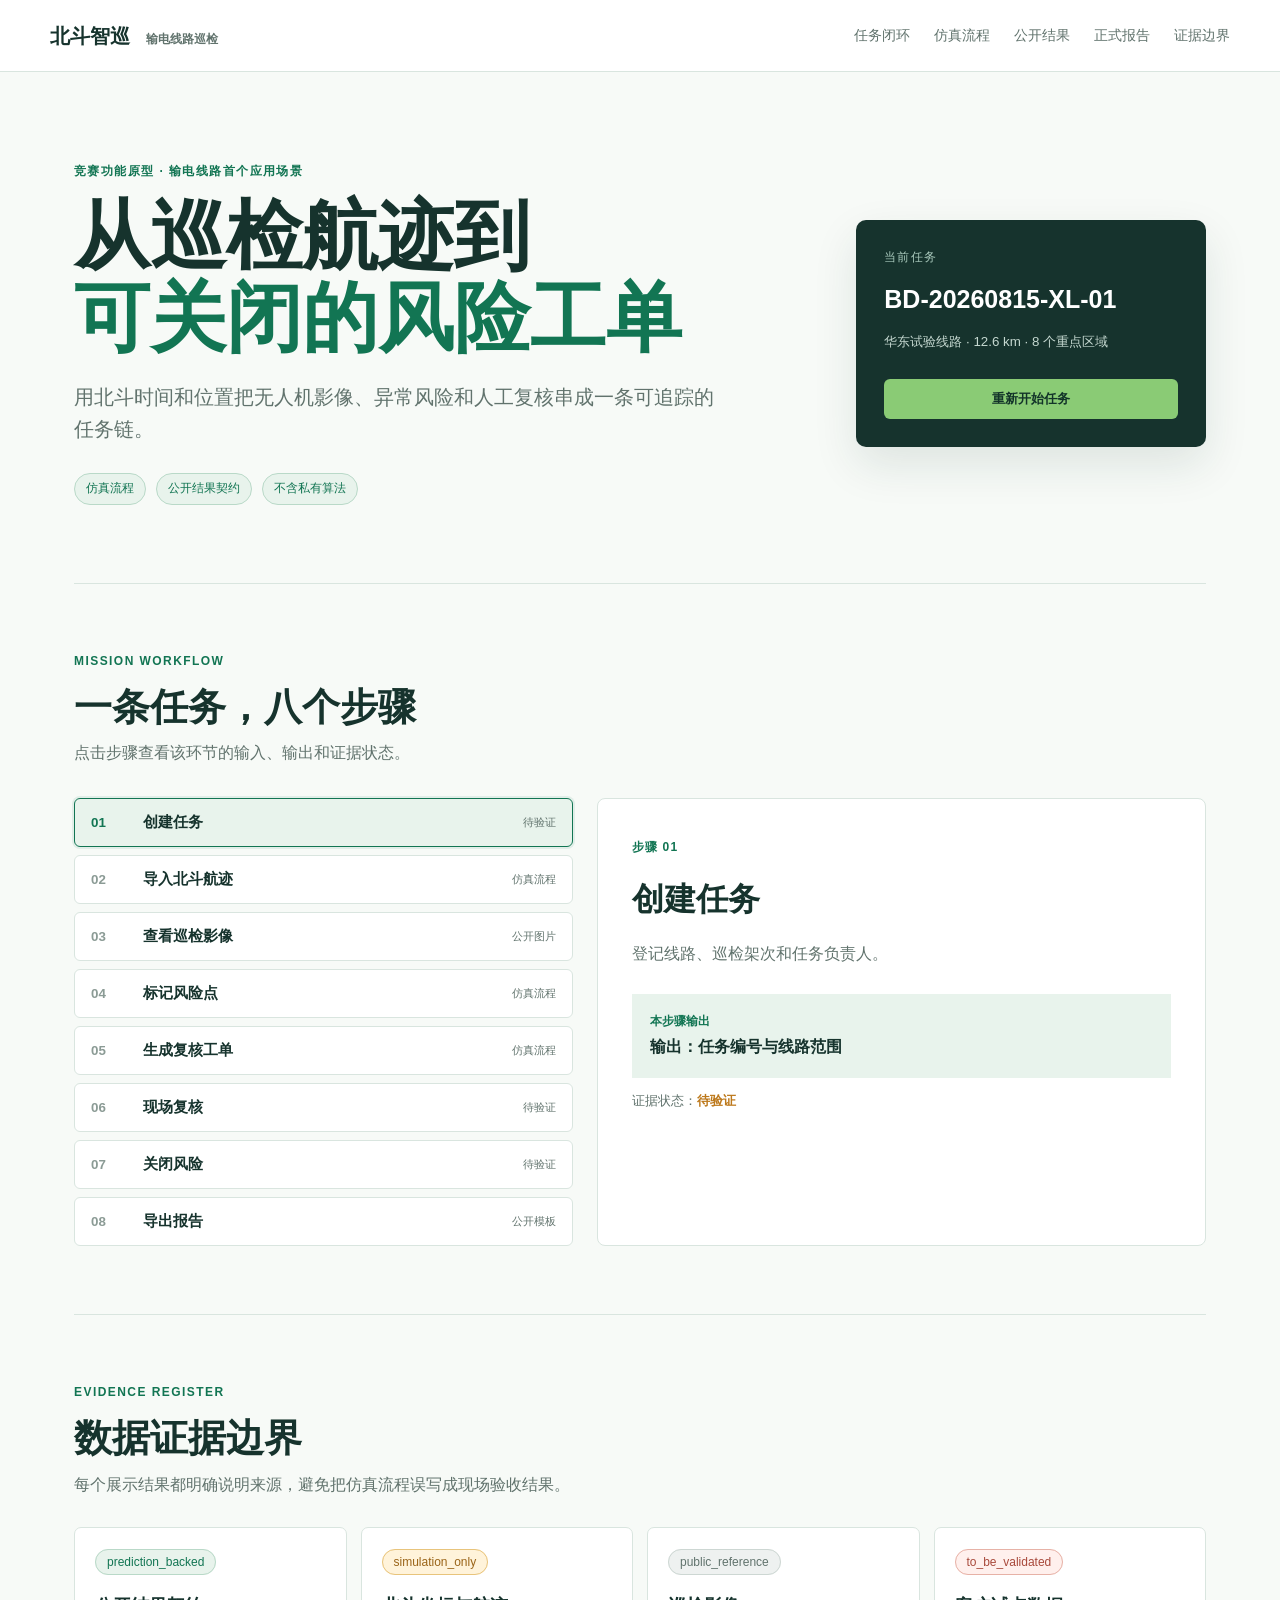
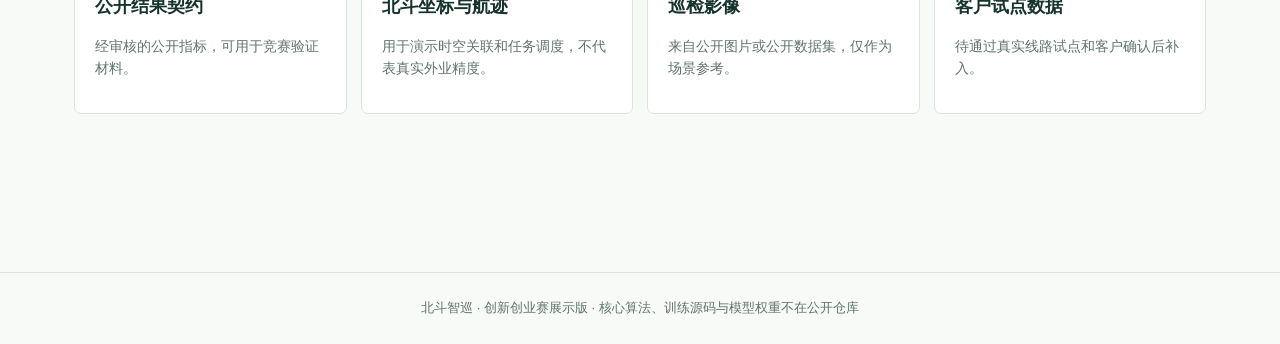
<file: index.html>
<!doctype html>
<html lang="zh-CN">
  <head>
    <meta charset="utf-8" />
    <meta name="viewport" content="width=device-width, initial-scale=1" />
    <meta http-equiv="refresh" content="0; url=./mission.html" />
    <title>北斗智巡共享前端</title>
  </head>
  <body>
    <p>正在进入<a href="./mission.html">输电线路任务闭环</a>……</p>
  </body>
</html>
</file>
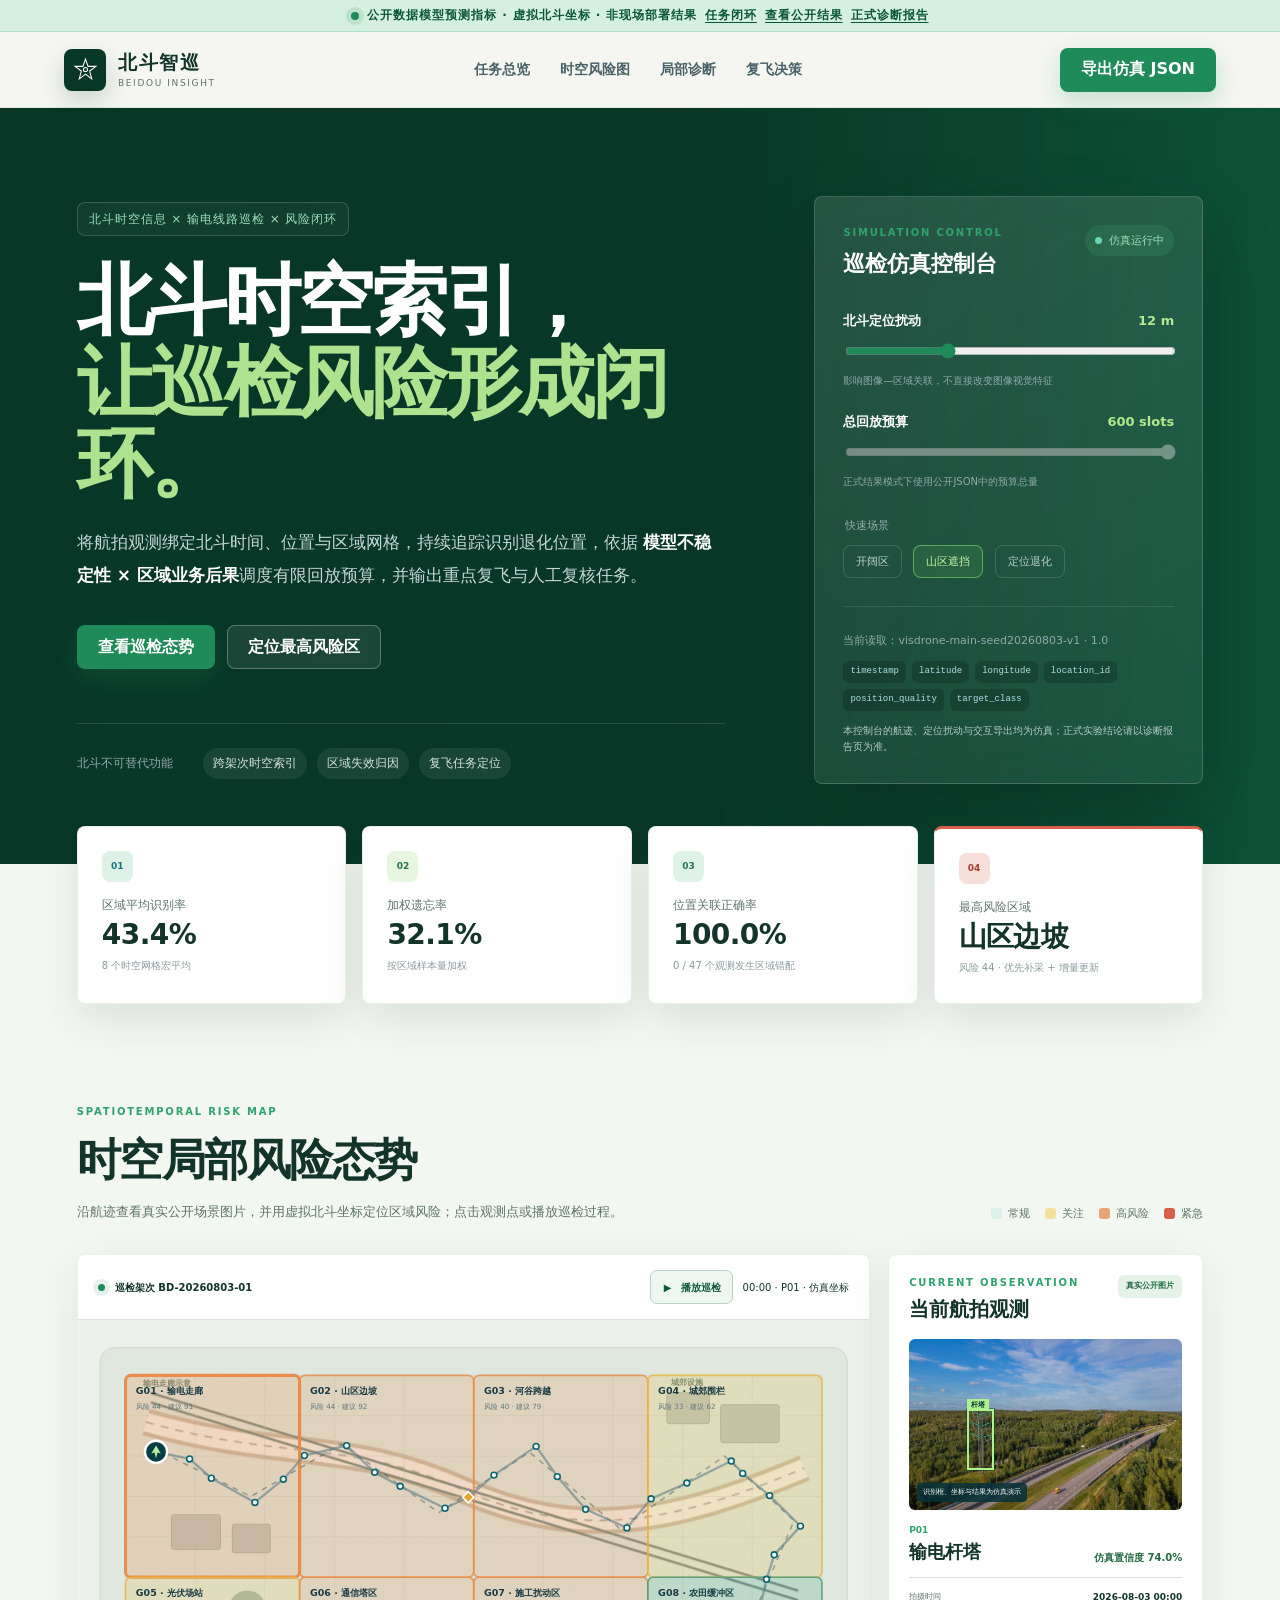
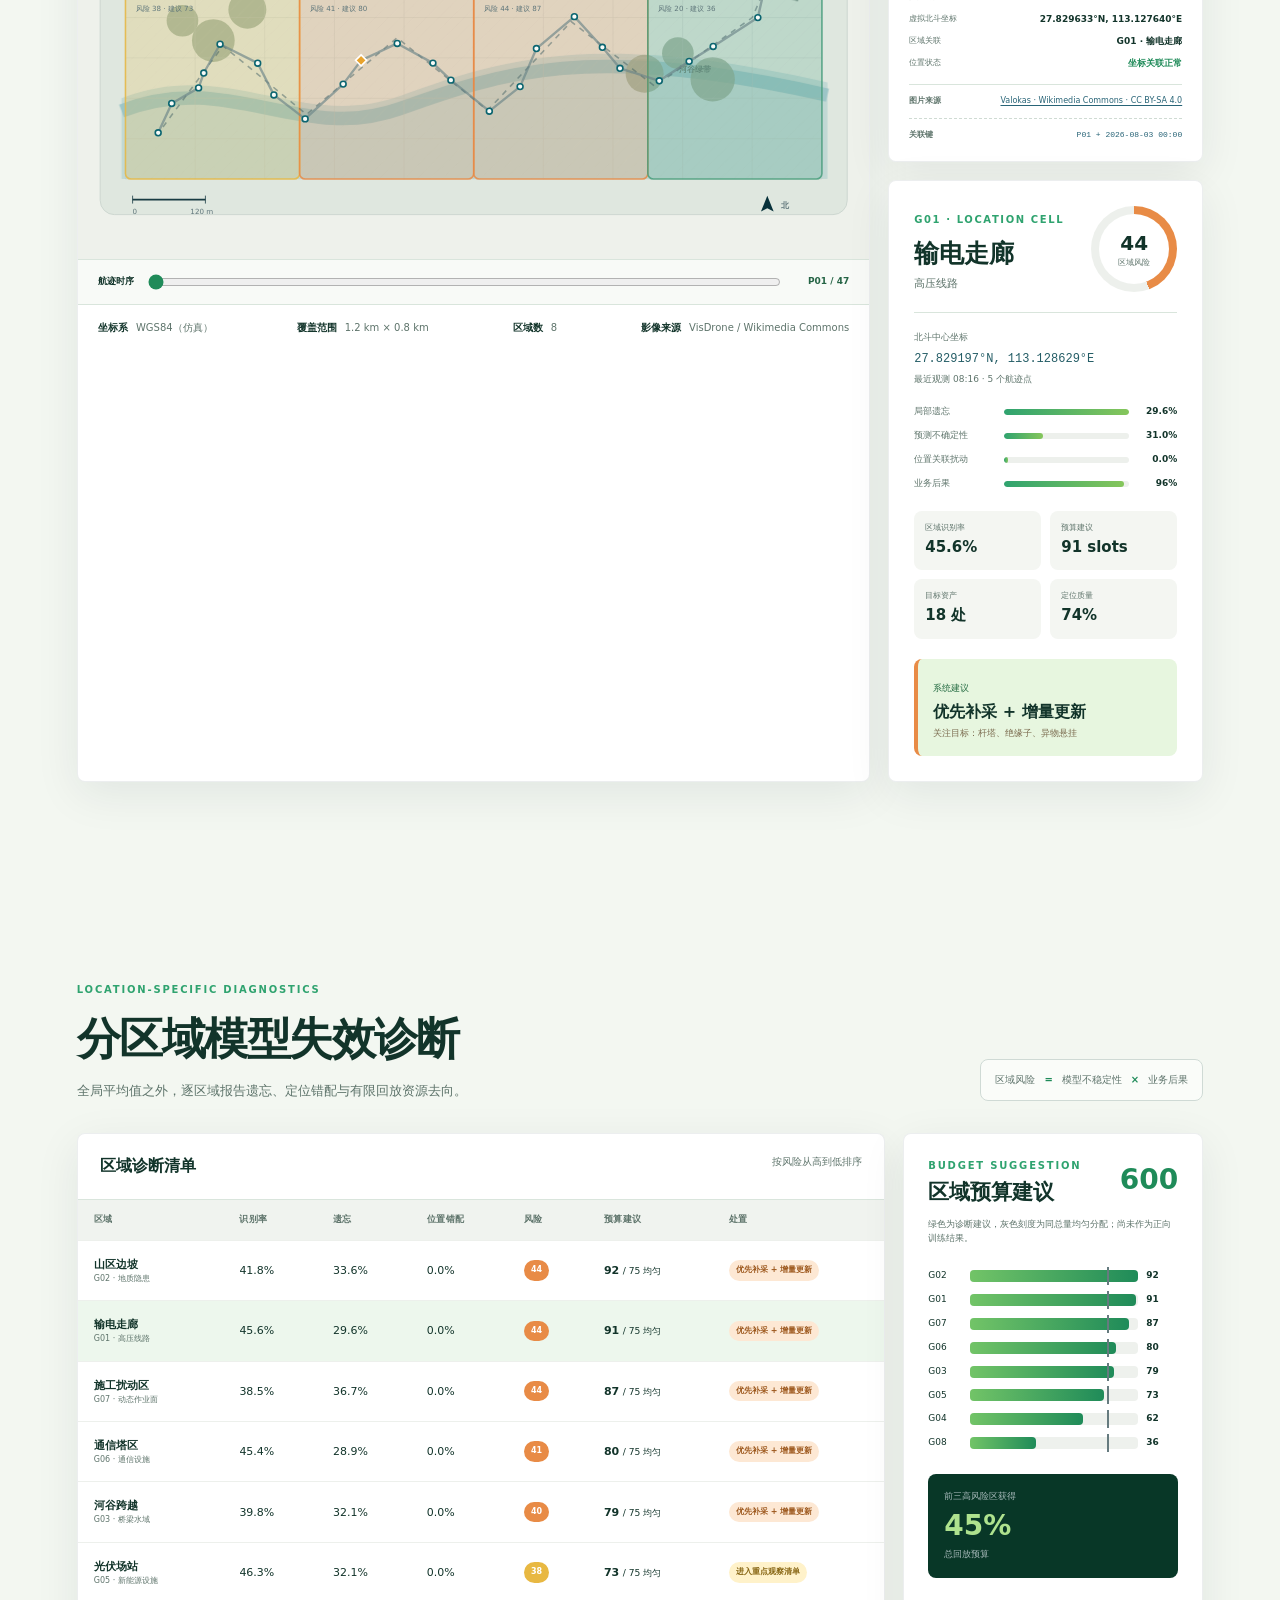
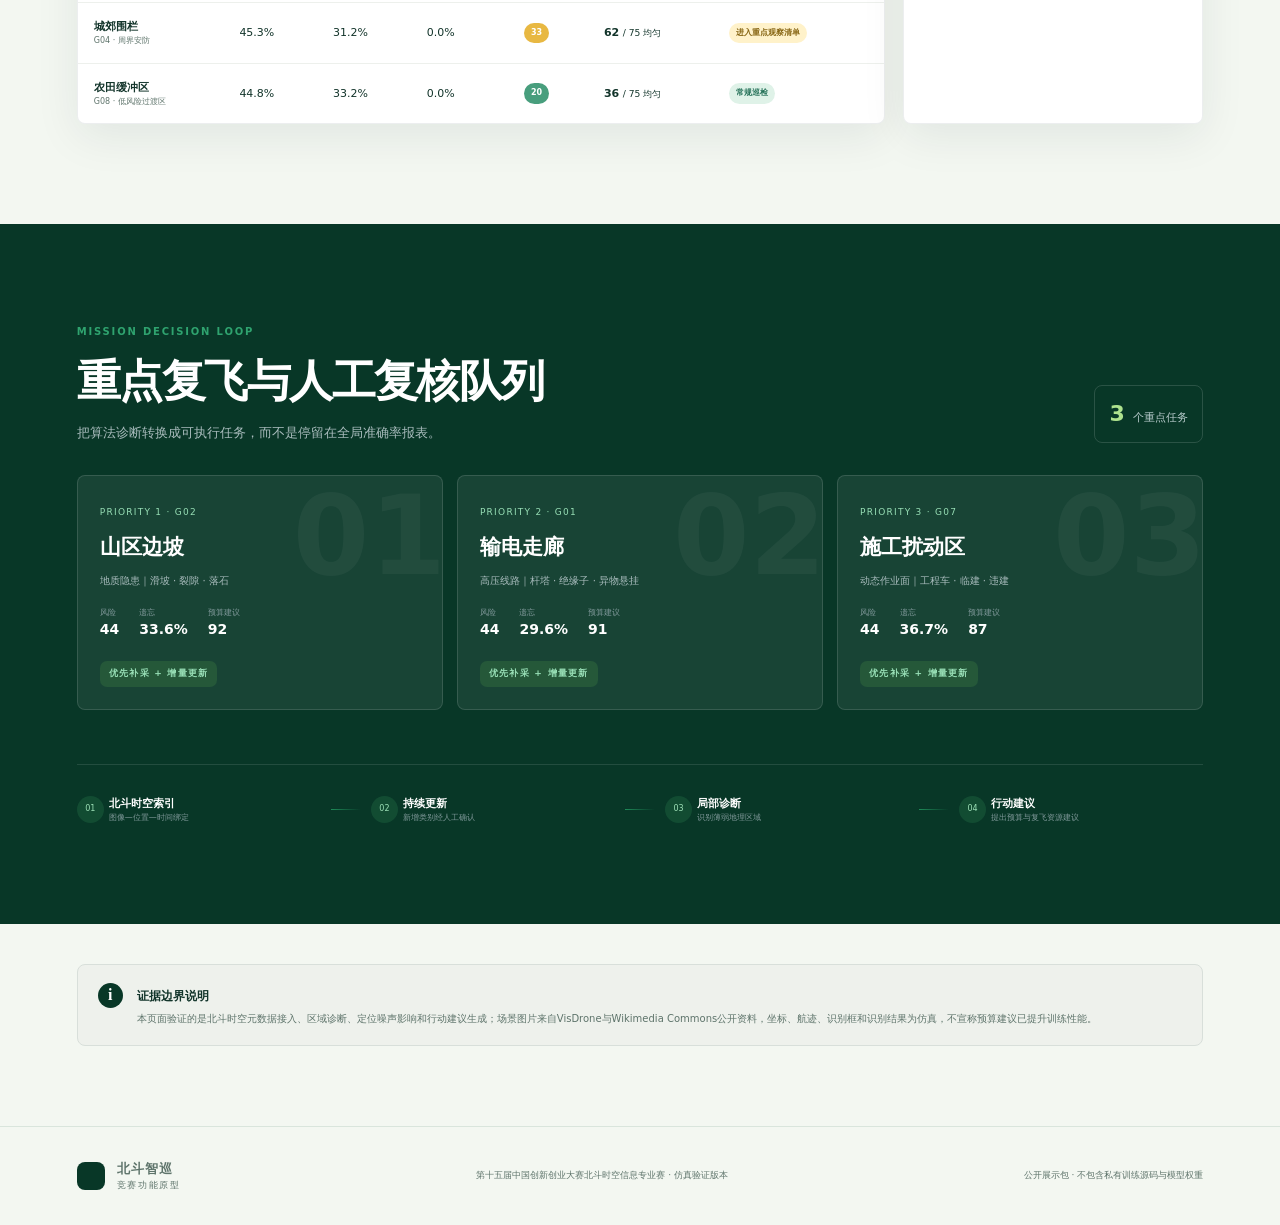
<file: frontend/index.html>
<!doctype html>
<html lang="zh-CN">
  <head>
    <meta charset="utf-8" />
    <meta name="viewport" content="width=device-width, initial-scale=1" />
    <meta name="description" content="北斗时空索引驱动的无人机巡检局部风险诊断与复飞决策仿真原型" />
    <title>北斗智巡｜时空风险诊断原型</title>
    <link rel="icon" href="data:," />
    <link rel="stylesheet" href="./styles.css" />
  </head>
  <body>
    <div class="prototype-ribbon" id="prototypeRibbon">
      <span class="pulse-dot"></span>
      <span id="evidenceStatusText">竞赛功能原型 · 仿真数据 · 非现场部署结果</span>
      <a href="../mission.html">任务闭环</a><a href="./dashboard.html">查看公开结果</a>
      <a href="./report.html">正式诊断报告</a>
    </div>

    <header class="site-header">
      <a class="brand" href="#overview" aria-label="返回总览">
        <span class="brand-mark" aria-hidden="true">
          <svg viewBox="0 0 48 48" role="img">
            <path d="M24 4 29 18 44 18 32 27 36 42 24 33 12 42 16 27 4 18 19 18Z" />
            <circle cx="24" cy="24" r="4" />
          </svg>
        </span>
        <span>
          <strong>北斗智巡</strong>
          <small>BEIDOU INSIGHT</small>
        </span>
      </a>
      <nav aria-label="主要导航">
        <a href="#overview">任务总览</a>
        <a href="#risk-map">时空风险图</a>
        <a href="#diagnostics">局部诊断</a>
        <a href="#reflight">复飞决策</a>
      </nav>
      <button class="button button-primary" id="exportReport" type="button">
        导出仿真 JSON
      </button>
    </header>

    <main>
      <section class="hero" id="overview">
        <div class="hero-copy">
          <div class="eyebrow"><span>北斗时空信息 × 输电线路巡检 × 风险闭环</span></div>
          <h1>北斗时空索引，<br /><em>让巡检风险形成闭环。</em></h1>
          <p>
            将航拍观测绑定北斗时间、位置与区域网格，持续追踪识别退化位置，依据
            <strong>模型不稳定性 × 区域业务后果</strong>调度有限回放预算，并输出重点复飞与人工复核任务。
          </p>
          <div class="hero-actions">
            <a class="button button-primary" href="#risk-map">查看巡检态势</a>
            <button class="button button-ghost" id="focusCritical" type="button">定位最高风险区</button>
          </div>
          <div class="system-proof">
            <span>北斗不可替代功能</span>
            <ul>
              <li>跨架次时空索引</li>
              <li>区域失效归因</li>
              <li>复飞任务定位</li>
            </ul>
          </div>
        </div>

        <aside class="control-deck" aria-label="仿真参数">
          <div class="deck-header">
            <div>
              <span class="section-kicker">SIMULATION CONTROL</span>
              <h2>巡检仿真控制台</h2>
            </div>
            <span class="status-chip"><i></i>仿真运行中</span>
          </div>

          <label class="range-control" for="noiseRange">
            <span>
              <b>北斗定位扰动</b>
              <output id="noiseValue">12 m</output>
            </span>
            <input id="noiseRange" type="range" min="0" max="40" step="1" value="12" />
            <small>影响图像—区域关联，不直接改变图像视觉特征</small>
          </label>

          <label class="range-control" for="budgetRange">
            <span>
              <b>总回放预算</b>
              <output id="budgetValue">240 slots</output>
            </span>
            <input id="budgetRange" type="range" min="80" max="480" step="8" value="240" />
            <small id="budgetControlHint">固定总量，仅改变区域间配额</small>
          </label>

          <fieldset class="preset-group">
            <legend>快速场景</legend>
            <button type="button" data-preset="clear">开阔区</button>
            <button type="button" data-preset="mountain" class="active">山区遮挡</button>
            <button type="button" data-preset="degraded">定位退化</button>
          </fieldset>

          <div class="data-contract">
            <span id="resultSourceHint">当前读取：公开结果契约</span>
            <div>
              <code>timestamp</code><code>latitude</code><code>longitude</code>
              <code>location_id</code><code>position_quality</code><code>target_class</code>
            </div>
            <small class="simulation-note">本控制台的航迹、定位扰动与交互导出均为仿真；正式实验结论请以诊断报告页为准。</small>
          </div>
        </aside>
      </section>

      <section class="metric-grid" aria-label="任务关键指标">
        <article class="metric-card">
          <div class="metric-icon cyan">01</div>
          <span>区域平均识别率</span>
          <strong id="averageAccuracy">—</strong>
          <small>8 个时空网格宏平均</small>
        </article>
        <article class="metric-card">
          <div class="metric-icon amber">02</div>
          <span>加权遗忘率</span>
          <strong id="weightedForgetting">—</strong>
          <small>按区域样本量加权</small>
        </article>
        <article class="metric-card">
          <div class="metric-icon green">03</div>
          <span>位置关联正确率</span>
          <strong id="associationAccuracy">—</strong>
          <small id="associationHint">—</small>
        </article>
        <article class="metric-card alert-card">
          <div class="metric-icon red">04</div>
          <span>最高风险区域</span>
          <strong id="topRiskRegion">—</strong>
          <small id="topRiskHint">—</small>
        </article>
      </section>

      <section class="section-block map-section" id="risk-map">
        <div class="section-heading">
          <div>
            <span class="section-kicker">SPATIOTEMPORAL RISK MAP</span>
            <h2>时空局部风险态势</h2>
            <p>沿航迹查看真实公开场景图片，并用虚拟北斗坐标定位区域风险；点击观测点或播放巡检过程。</p>
          </div>
          <div class="legend" aria-label="风险图例">
            <span><i class="low"></i>常规</span>
            <span><i class="medium"></i>关注</span>
            <span><i class="high"></i>高风险</span>
            <span><i class="critical"></i>紧急</span>
          </div>
        </div>

        <div class="map-layout">
          <div class="map-card">
            <div class="map-toolbar">
              <div><span class="live-dot"></span><b>巡检架次 BD-20260803-01</b></div>
              <div class="map-playback-actions">
                <button class="map-play-button" id="playPatrol" type="button" aria-pressed="false">
                  <span id="playPatrolIcon" aria-hidden="true">▶</span><span id="playPatrolLabel">播放巡检</span>
                </button>
                <span id="mapTimestamp">08:00—10:12 · 仿真</span>
              </div>
            </div>
            <svg id="patrolMap" viewBox="0 0 1000 680" role="img" aria-label="北斗无人机巡检航线与区域风险地图"></svg>
            <div class="playback-strip">
              <label for="playbackRange">航迹时序</label>
              <input id="playbackRange" type="range" min="0" max="0" step="1" value="0" />
              <output id="playbackCounter" for="playbackRange">P01 / 01</output>
            </div>
            <div class="map-footer">
              <span><b>坐标系</b> WGS84（仿真）</span>
              <span><b>覆盖范围</b> 1.2 km × 0.8 km</span>
              <span><b>区域数</b> 8</span>
              <span><b>影像来源</b> VisDrone / Wikimedia Commons</span>
            </div>
          </div>

          <div class="map-side-panel">
            <article class="observation-card" aria-live="polite">
              <div class="observation-heading">
                <div>
                  <span class="section-kicker">CURRENT OBSERVATION</span>
                  <h3>当前航拍观测</h3>
                </div>
                <span class="evidence-badge">真实公开图片</span>
              </div>
              <div class="observation-media">
                <img id="observationImage" alt="当前VisDrone公开航拍观测" />
                <div class="observation-boxes" id="observationBoxes" aria-hidden="true"></div>
                <span class="simulation-overlay">识别框、坐标与结果为仿真演示</span>
              </div>
              <div class="observation-primary">
                <div><span id="observationPointId">P01</span><strong id="observationLabel">—</strong></div>
                <strong id="observationConfidence">—</strong>
              </div>
              <dl class="observation-meta">
                <div><dt>拍摄时间</dt><dd id="observationTime">—</dd></div>
                <div><dt>虚拟北斗坐标</dt><dd id="observationCoordinate">—</dd></div>
                <div><dt>区域关联</dt><dd id="observationRegion">—</dd></div>
                <div><dt>位置状态</dt><dd id="observationAssociation">—</dd></div>
              </dl>
              <div class="observation-source">
                <b>图片来源</b><a id="observationSource" href="#" target="_blank" rel="noreferrer">—</a>
              </div>
              <div class="observation-link-note">
                <b>关联键</b><code id="observationLinkKey">sample_id + timestamp</code>
              </div>
            </article>

            <aside class="region-detail" id="regionDetail" aria-live="polite">
            <div class="detail-top">
              <div>
                <span class="region-id" id="selectedId">—</span>
                <h3 id="selectedName">请选择区域</h3>
                <p id="selectedScene">—</p>
              </div>
              <div class="risk-gauge" id="riskGauge"><strong id="selectedRisk">—</strong><small>区域风险</small></div>
            </div>

            <div class="coordinate-readout">
              <span>北斗中心坐标</span>
              <code id="selectedCoordinate">—</code>
              <small id="selectedInspection">—</small>
            </div>

            <div class="factor-list">
              <div><span>局部遗忘</span><div><i id="forgettingBar"></i></div><b id="selectedForgetting">—</b></div>
              <div><span>预测不确定性</span><div><i id="uncertaintyBar"></i></div><b id="selectedUncertainty">—</b></div>
              <div><span>位置关联扰动</span><div><i id="positionBar"></i></div><b id="selectedPosition">—</b></div>
              <div><span>业务后果</span><div><i id="consequenceBar"></i></div><b id="selectedConsequence">—</b></div>
            </div>

            <div class="detail-stats">
              <div><span>区域识别率</span><strong id="selectedAccuracy">—</strong></div>
              <div><span>预算建议</span><strong id="selectedBudget">—</strong></div>
              <div><span>目标资产</span><strong id="selectedAssets">—</strong></div>
              <div><span>定位质量</span><strong id="selectedQuality">—</strong></div>
            </div>

            <div class="action-box" id="selectedActionBox">
              <span>系统建议</span>
              <strong id="selectedAction">—</strong>
              <p id="selectedClasses">—</p>
            </div>
            </aside>
          </div>
        </div>
      </section>

      <section class="section-block" id="diagnostics">
        <div class="section-heading">
          <div>
            <span class="section-kicker">LOCATION-SPECIFIC DIAGNOSTICS</span>
            <h2>分区域模型失效诊断</h2>
            <p>全局平均值之外，逐区域报告遗忘、定位错配与有限回放资源去向。</p>
          </div>
          <div class="formula-chip"><span>区域风险</span><b>=</b><span>模型不稳定性</span><b>×</b><span>业务后果</span></div>
        </div>

        <div class="diagnostic-layout">
          <div class="table-card">
            <div class="table-toolbar">
              <b>区域诊断清单</b>
              <span>按风险从高到低排序</span>
            </div>
            <div class="table-scroll">
              <table>
                <thead>
                  <tr>
                    <th>区域</th><th>识别率</th><th>遗忘</th><th>位置错配</th><th>风险</th><th>预算建议</th><th>处置</th>
                  </tr>
                </thead>
                <tbody id="diagnosticRows"></tbody>
              </table>
            </div>
          </div>

          <aside class="budget-card">
            <div class="budget-heading">
              <div><span class="section-kicker">BUDGET SUGGESTION</span><h3>区域预算建议</h3></div>
              <strong id="budgetTotal">240</strong>
            </div>
            <p>绿色为诊断建议，灰色刻度为同总量均匀分配；尚未作为正向训练结果。</p>
            <div class="budget-bars" id="budgetBars"></div>
            <div class="budget-summary">
              <span>前三高风险区获得</span>
              <strong id="highRiskShare">—</strong>
              <small>总回放预算</small>
            </div>
          </aside>
        </div>
      </section>

      <section class="section-block reflight-section" id="reflight">
        <div class="section-heading inverse">
          <div>
            <span class="section-kicker">MISSION DECISION LOOP</span>
            <h2>重点复飞与人工复核队列</h2>
            <p>把算法诊断转换成可执行任务，而不是停留在全局准确率报表。</p>
          </div>
          <span class="mission-count"><b id="missionCount">0</b> 个重点任务</span>
        </div>
        <div class="mission-grid" id="missionGrid"></div>
        <div class="loop-strip" aria-label="系统闭环">
          <div><span>01</span><b>北斗时空索引</b><small>图像—位置—时间绑定</small></div>
          <i></i>
          <div><span>02</span><b>持续更新</b><small>新增类别经人工确认</small></div>
          <i></i>
          <div><span>03</span><b>局部诊断</b><small>识别薄弱地理区域</small></div>
          <i></i>
          <div><span>04</span><b>行动建议</b><small>提出预算与复飞资源建议</small></div>
        </div>
      </section>

      <section class="integrity-note">
        <div class="integrity-icon">i</div>
        <div>
          <b>证据边界说明</b>
          <p>本页面验证的是北斗时空元数据接入、区域诊断、定位噪声影响和行动建议生成；场景图片来自VisDrone与Wikimedia Commons公开资料，坐标、航迹、识别框和识别结果为仿真，不宣称预算建议已提升训练性能。</p>
        </div>
      </section>
    </main>

    <footer>
      <div class="brand footer-brand"><span class="brand-mark"></span><span><strong>北斗智巡</strong><small>竞赛功能原型</small></span></div>
      <p>第十五届中国创新创业大赛北斗时空信息专业赛 · 仿真验证版本</p>
      <span>公开展示包 · 不包含私有训练源码与模型权重</span>
    </footer>

    <div class="toast" id="toast" role="status" aria-live="polite"></div>
    <script type="module" src="./app.js"></script>
  </body>
</html>
</file>
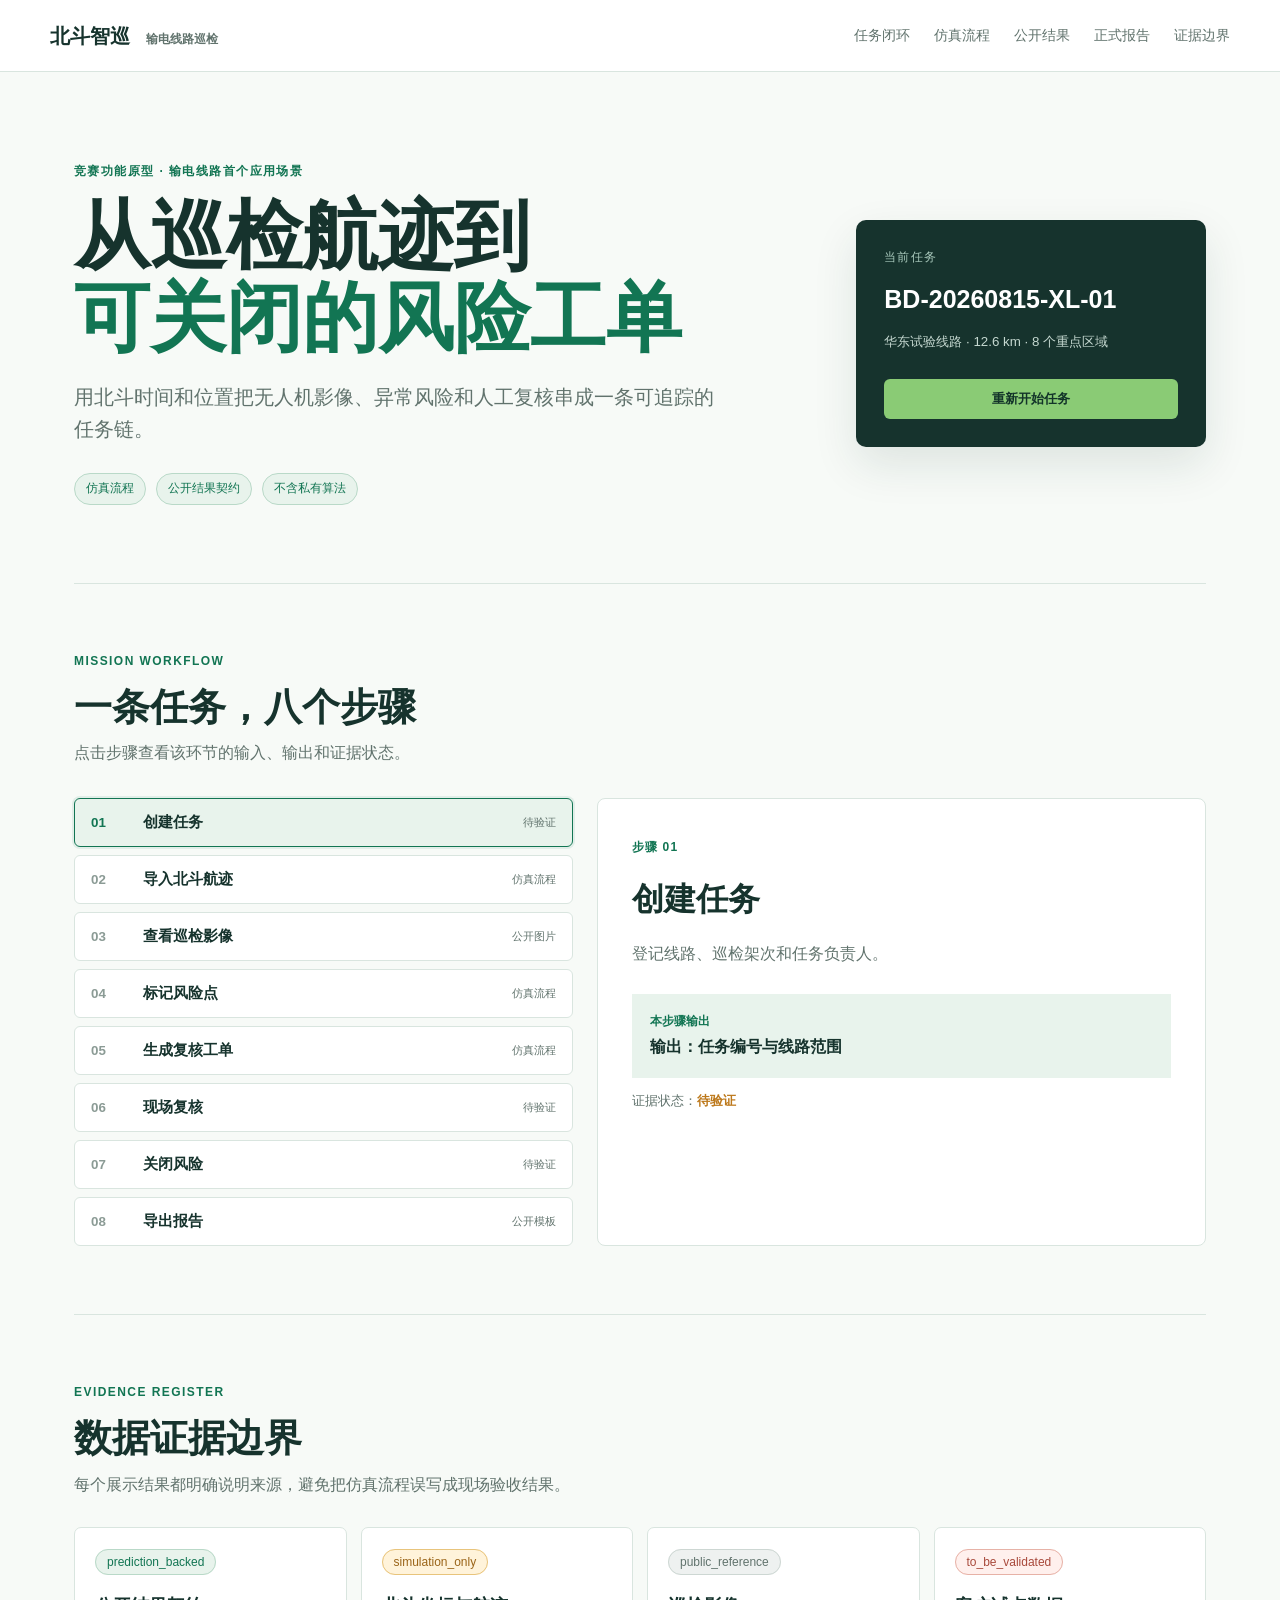
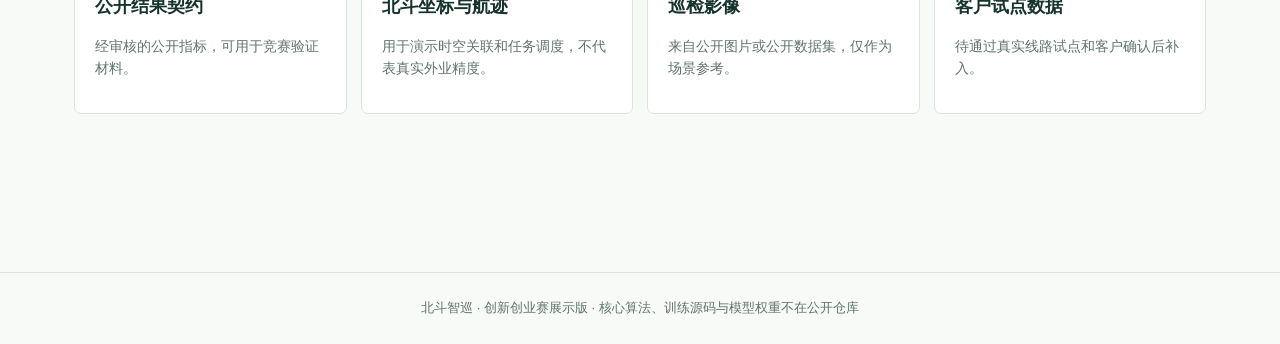
<file: mission.html>
<!doctype html>
<html lang="zh-CN">
  <head>
    <meta charset="utf-8" />
    <meta name="viewport" content="width=device-width, initial-scale=1" />
    <meta name="description" content="北斗智巡输电线路巡检任务闭环演示" />
    <title>北斗智巡｜输电线路任务闭环</title>
    <link rel="stylesheet" href="./mission.css" />
  </head>
  <body>
    <header class="topbar">
      <a href="./frontend/index.html" class="brand">北斗智巡 <span>输电线路巡检</span></a>
      <nav><a href="#workflow">任务闭环</a><a href="./frontend/index.html">仿真流程</a><a href="./frontend/dashboard.html">公开结果</a><a href="./frontend/report.html">正式报告</a><a href="#evidence">证据边界</a></nav>
    </header>
    <main>
      <section class="hero">
        <div>
          <p class="eyebrow">竞赛功能原型 · 输电线路首个应用场景</p>
          <h1>从巡检航迹到<br /><em>可关闭的风险工单</em></h1>
          <p class="lede">用北斗时间和位置把无人机影像、异常风险和人工复核串成一条可追踪的任务链。</p>
          <div class="hero-tags"><span>仿真流程</span><span>公开结果契约</span><span>不含私有算法</span></div>
        </div>
        <aside class="mission-card"><span class="label">当前任务</span><strong>BD-20260815-XL-01</strong><small>华东试验线路 · 12.6 km · 8 个重点区域</small><button id="resetMission" type="button">重新开始任务</button></aside>
      </section>

      <section id="workflow" class="workflow-section">
        <div class="section-heading"><p class="eyebrow">MISSION WORKFLOW</p><h2>一条任务，八个步骤</h2><p>点击步骤查看该环节的输入、输出和证据状态。</p></div>
        <div class="workflow-layout">
          <ol class="steps" id="steps"></ol>
          <article class="step-detail" id="stepDetail" aria-live="polite"></article>
        </div>
      </section>

      <section id="evidence" class="evidence-section">
        <div class="section-heading"><p class="eyebrow">EVIDENCE REGISTER</p><h2>数据证据边界</h2><p>每个展示结果都明确说明来源，避免把仿真流程误写成现场验收结果。</p></div>
        <div class="evidence-grid" id="evidenceGrid"></div>
      </section>
    </main>
    <footer>北斗智巡 · 创新创业赛展示版 · 核心算法、训练源码与模型权重不在公开仓库</footer>
    <script src="./mission.js"></script>
  </body>
</html>
</file>
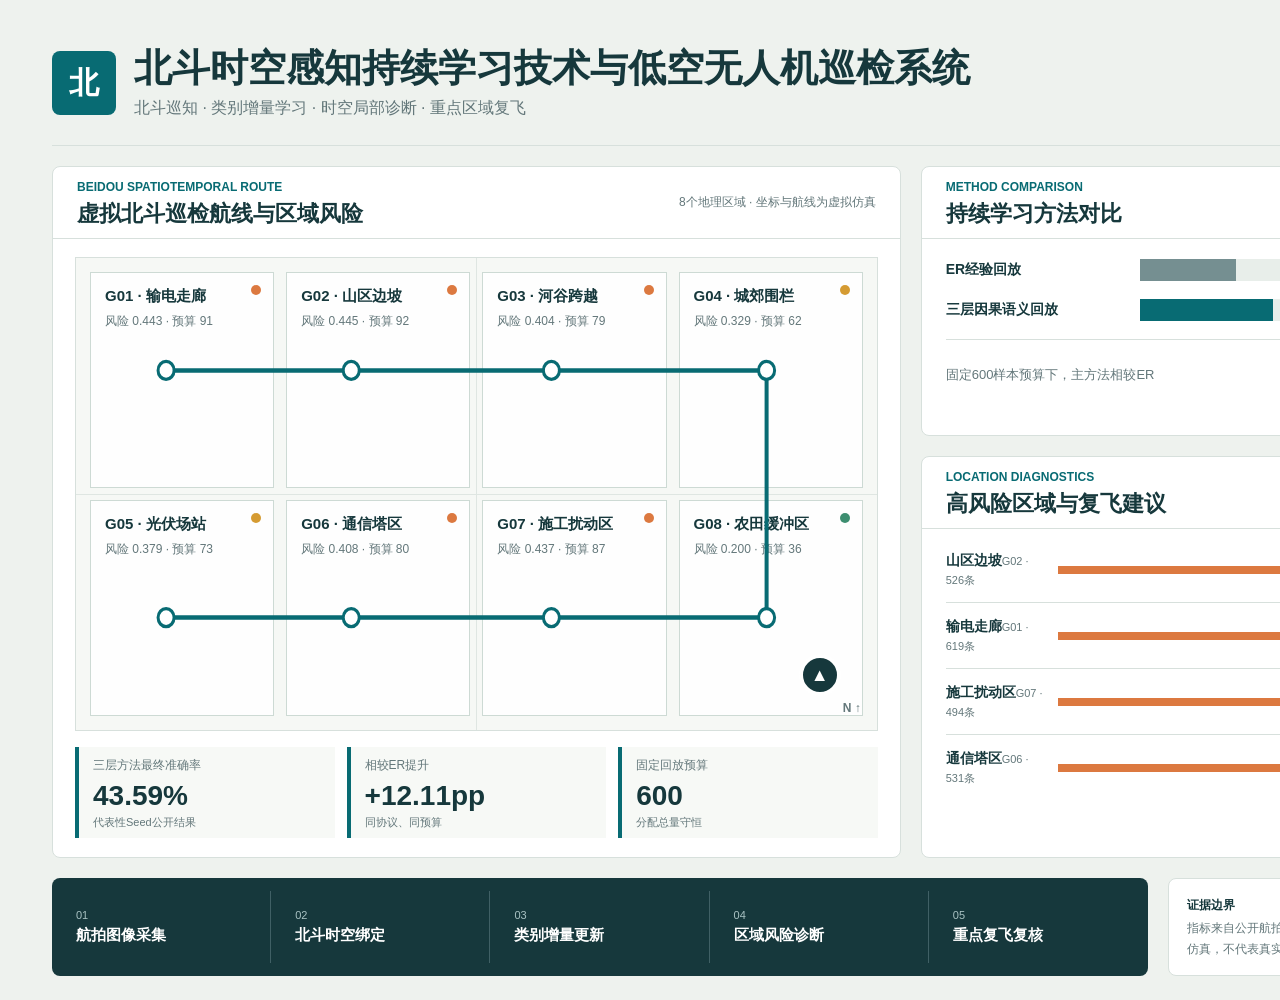
<file: assets/beidou_product_board.html>
<!doctype html>
<html lang="zh-CN">
  <head>
    <meta charset="utf-8" />
    <meta name="viewport" content="width=device-width, initial-scale=1" />
    <link rel="icon" href="data:," />
    <title>北斗巡知申报产品图</title>
    <style>
      :root {
        --ink: #16383c;
        --muted: #63777a;
        --paper: #eef2ee;
        --surface: #ffffff;
        --line: #d7e0dc;
        --teal: #086b73;
        --green: #3d8e70;
        --amber: #d59b32;
        --orange: #dc7940;
        --red: #c95045;
      }
      * { box-sizing: border-box; }
      html, body { width: 1600px; height: 1000px; margin: 0; overflow: hidden; }
      body {
        background: var(--paper);
        color: var(--ink);
        font-family: "Microsoft YaHei", "PingFang SC", Arial, sans-serif;
        letter-spacing: 0;
      }
      .board { width: 1600px; height: 1000px; padding: 42px 52px 30px; display: grid; grid-template-rows: 104px 1fr 92px; gap: 20px; }
      header { display: flex; align-items: center; justify-content: space-between; border-bottom: 1px solid var(--line); padding-bottom: 20px; }
      .brand { display: flex; align-items: center; gap: 18px; }
      .mark { width: 64px; height: 64px; display: grid; place-items: center; background: var(--teal); color: #fff; font-size: 30px; font-weight: 800; border-radius: 8px; }
      h1 { margin: 0; font-size: 38px; line-height: 1.1; font-weight: 800; }
      header p { margin: 9px 0 0; color: var(--muted); font-size: 16px; }
      .badges { display: flex; gap: 10px; align-items: center; }
      .badge { border: 1px solid var(--line); background: var(--surface); color: var(--muted); border-radius: 6px; padding: 10px 14px; font-size: 14px; font-weight: 700; }
      .badge.live { color: var(--teal); border-color: #8ebfc0; }
      main { display: grid; grid-template-columns: 1.15fr .85fr; gap: 20px; min-height: 0; }
      .panel { background: var(--surface); border: 1px solid var(--line); border-radius: 8px; min-height: 0; overflow: hidden; }
      .panel-head { height: 72px; padding: 20px 24px; display: flex; align-items: center; justify-content: space-between; border-bottom: 1px solid var(--line); }
      .eyebrow { color: var(--teal); font-size: 12px; font-weight: 800; }
      h2 { margin: 4px 0 0; font-size: 22px; }
      .panel-head small { color: var(--muted); font-size: 12px; }
      .map-panel { display: grid; grid-template-rows: 72px 1fr 126px; }
      .map { position: relative; margin: 18px 22px 0; border: 1px solid var(--line); background: #f6f8f5; overflow: hidden; }
      .map::before, .map::after { content: ""; position: absolute; background: #dfe6e2; }
      .map::before { width: 1px; top: 0; bottom: 0; left: 50%; }
      .map::after { height: 1px; left: 0; right: 0; top: 50%; }
      .zones { position: absolute; inset: 14px; display: grid; grid-template-columns: repeat(4, 1fr); grid-template-rows: repeat(2, 1fr); gap: 12px; z-index: 2; }
      .zone { position: relative; border: 1px solid #cddad4; background: rgba(255,255,255,.88); padding: 14px; min-width: 0; }
      .zone strong { display: block; font-size: 15px; }
      .zone span { display: block; margin-top: 7px; font-size: 12px; color: var(--muted); }
      .zone i { position: absolute; right: 12px; top: 12px; width: 10px; height: 10px; border-radius: 50%; background: var(--green); }
      .zone[data-level="watch"] i { background: var(--amber); }
      .zone[data-level="high"] i { background: var(--orange); }
      .zone[data-level="critical"] i { background: var(--red); }
      .route { position: absolute; inset: 0; width: 100%; height: 100%; z-index: 3; pointer-events: none; }
      .route polyline { fill: none; stroke: var(--teal); stroke-width: 4; stroke-linecap: round; stroke-linejoin: round; }
      .route circle { fill: #fff; stroke: var(--teal); stroke-width: 3; }
      .drone { position: absolute; right: 36px; bottom: 34px; z-index: 4; width: 42px; height: 42px; display: grid; place-items: center; background: var(--ink); color: #fff; border-radius: 50%; font-size: 18px; font-weight: 800; border: 4px solid #fff; }
      .north { position: absolute; right: 16px; bottom: 15px; z-index: 4; color: var(--muted); font-size: 12px; font-weight: 800; }
      .metrics { display: grid; grid-template-columns: repeat(3, 1fr); gap: 12px; padding: 16px 22px 20px; }
      .metric { border-left: 4px solid var(--teal); padding: 8px 14px; background: #f7f9f6; }
      .metric span { color: var(--muted); font-size: 12px; }
      .metric b { display: block; margin-top: 6px; font-size: 28px; }
      .metric small { color: var(--muted); font-size: 11px; }
      .right { display: grid; grid-template-rows: 270px 1fr; gap: 20px; min-height: 0; }
      .methods { padding: 20px 24px; }
      .method { display: grid; grid-template-columns: 180px 1fr 64px; gap: 14px; align-items: center; margin-bottom: 18px; }
      .method label { font-size: 14px; font-weight: 700; }
      .track { height: 22px; background: #e8eeea; position: relative; }
      .bar { height: 100%; background: #758f91; }
      .method.primary .bar { background: var(--teal); }
      .method b { text-align: right; font-size: 18px; }
      .uplift { margin-top: 7px; display: flex; align-items: baseline; justify-content: space-between; border-top: 1px solid var(--line); padding-top: 14px; }
      .uplift span { color: var(--muted); font-size: 13px; }
      .uplift b { color: var(--teal); font-size: 28px; }
      .regions { padding: 8px 24px 18px; }
      .region { display: grid; grid-template-columns: 100px 1fr 72px 76px; gap: 12px; align-items: center; padding: 14px 0; border-bottom: 1px solid var(--line); }
      .region:last-child { border-bottom: 0; }
      .region strong { font-size: 14px; }
      .region small { color: var(--muted); font-size: 11px; }
      .risk-track { height: 8px; background: #e9eeeb; }
      .risk-fill { height: 100%; background: var(--orange); }
      .region b { font-size: 14px; text-align: right; }
      .action { color: var(--teal); font-size: 12px; font-weight: 700; text-align: right; }
      footer { display: grid; grid-template-columns: 1fr 380px; gap: 20px; align-items: stretch; }
      .flow { display: grid; grid-template-columns: repeat(5, 1fr); align-items: center; background: var(--ink); color: #fff; border-radius: 8px; overflow: hidden; }
      .step { position: relative; padding: 18px 24px; border-right: 1px solid #406065; }
      .step:last-child { border-right: 0; }
      .step span { display: block; color: #a9c2c3; font-size: 11px; }
      .step b { display: block; margin-top: 5px; font-size: 15px; }
      .disclosure { border: 1px solid var(--line); background: var(--surface); border-radius: 8px; padding: 16px 18px; color: var(--muted); font-size: 12px; line-height: 1.7; }
      .disclosure b { color: var(--ink); display: block; margin-bottom: 3px; }
    </style>
  </head>
  <body>
    <div class="board">
      <header>
        <div class="brand">
          <div class="mark">北</div>
          <div>
            <h1>北斗时空感知持续学习技术与低空无人机巡检系统</h1>
            <p>北斗巡知 · 类别增量学习 · 时空局部诊断 · 重点区域复飞</p>
          </div>
        </div>
        <div class="badges">
          <span class="badge live">公开数据实验</span>
          <span class="badge">研发试制阶段</span>
        </div>
      </header>

      <main>
        <section class="panel map-panel">
          <div class="panel-head">
            <div><span class="eyebrow">BEIDOU SPATIOTEMPORAL ROUTE</span><h2>虚拟北斗巡检航线与区域风险</h2></div>
            <small>8个地理区域 · 坐标与航线为虚拟仿真</small>
          </div>
          <div class="map">
            <div class="zones" id="zones"></div>
            <svg class="route" viewBox="0 0 800 420" preserveAspectRatio="none" aria-hidden="true">
              <polyline points="90,100 275,100 475,100 690,100 690,320 475,320 275,320 90,320" />
              <circle cx="90" cy="100" r="8" /><circle cx="275" cy="100" r="8" /><circle cx="475" cy="100" r="8" /><circle cx="690" cy="100" r="8" />
              <circle cx="690" cy="320" r="8" /><circle cx="475" cy="320" r="8" /><circle cx="275" cy="320" r="8" /><circle cx="90" cy="320" r="8" />
            </svg>
            <div class="drone">▲</div>
            <div class="north">N ↑</div>
          </div>
          <div class="metrics">
            <div class="metric"><span>三层方法最终准确率</span><b id="primaryAccuracy">—</b><small>代表性Seed公开结果</small></div>
            <div class="metric"><span>相较ER提升</span><b id="uplift">—</b><small>同协议、同预算</small></div>
            <div class="metric"><span>固定回放预算</span><b id="budget">—</b><small>分配总量守恒</small></div>
          </div>
        </section>

        <div class="right">
          <section class="panel">
            <div class="panel-head">
              <div><span class="eyebrow">METHOD COMPARISON</span><h2>持续学习方法对比</h2></div>
              <small>VisDrone目标裁剪分类</small>
            </div>
            <div class="methods" id="methods"></div>
          </section>
          <section class="panel">
            <div class="panel-head">
              <div><span class="eyebrow">LOCATION DIAGNOSTICS</span><h2>高风险区域与复飞建议</h2></div>
              <small>按区域风险排序</small>
            </div>
            <div class="regions" id="regions"></div>
          </section>
        </div>
      </main>

      <footer>
        <div class="flow">
          <div class="step"><span>01</span><b>航拍图像采集</b></div>
          <div class="step"><span>02</span><b>北斗时空绑定</b></div>
          <div class="step"><span>03</span><b>类别增量更新</b></div>
          <div class="step"><span>04</span><b>区域风险诊断</b></div>
          <div class="step"><span>05</span><b>重点复飞复核</b></div>
        </div>
        <div class="disclosure"><b>证据边界</b>指标来自公开航拍数据实验；北斗坐标、航线与定位扰动为虚拟仿真，不代表真实外业、机载部署或商业客户效果。</div>
      </footer>
    </div>

    <script>
      const pct = value => value == null ? "—" : `${(value * 100).toFixed(2)}%`;
      const riskLevel = value => value >= .5 ? "critical" : value >= .4 ? "high" : value >= .28 ? "watch" : "normal";

      fetch("../data_contract/public_result.json")
        .then(response => response.json())
        .then(result => {
          const methods = result.methods;
          const primary = methods.find(item => item.name === result.primary_method);
          const comparator = methods.find(item => item.name !== result.primary_method);
          document.getElementById("primaryAccuracy").textContent = pct(primary.average_accuracy);
          document.getElementById("uplift").textContent = `+${((primary.average_accuracy - comparator.average_accuracy) * 100).toFixed(2)}pp`;
          document.getElementById("budget").textContent = `${result.budget.total}`;

          document.getElementById("methods").innerHTML = methods.map(item => `
            <div class="method ${item.name === result.primary_method ? "primary" : ""}">
              <label>${item.name}</label>
              <div class="track"><div class="bar" style="width:${item.average_accuracy * 100}%"></div></div>
              <b>${pct(item.average_accuracy)}</b>
            </div>
          `).join("") + `
            <div class="uplift"><span>固定600样本预算下，主方法相较ER</span><b>+${((primary.average_accuracy - comparator.average_accuracy) * 100).toFixed(2)}pp</b></div>
          `;

          const byId = [...result.locations].sort((a, b) => a.location_id.localeCompare(b.location_id));
          document.getElementById("zones").innerHTML = byId.map(item => `
            <div class="zone" data-level="${riskLevel(item.risk)}">
              <i></i><strong>${item.location_id} · ${item.name}</strong>
              <span>风险 ${item.risk.toFixed(3)} · 预算 ${item.replay_budget}</span>
            </div>
          `).join("");

          const highRisk = [...result.locations].sort((a, b) => b.risk - a.risk).slice(0, 4);
          document.getElementById("regions").innerHTML = highRisk.map(item => `
            <div class="region">
              <div><strong>${item.name}</strong><small>${item.location_id} · ${item.sample_count}条</small></div>
              <div class="risk-track"><div class="risk-fill" style="width:${Math.min(100, item.risk * 200)}%"></div></div>
              <b>${pct(item.forgetting)}</b>
              <div class="action">预算 ${item.replay_budget}</div>
            </div>
          `).join("");
          document.body.dataset.ready = "true";
        });
    </script>
  </body>
</html>
</file>
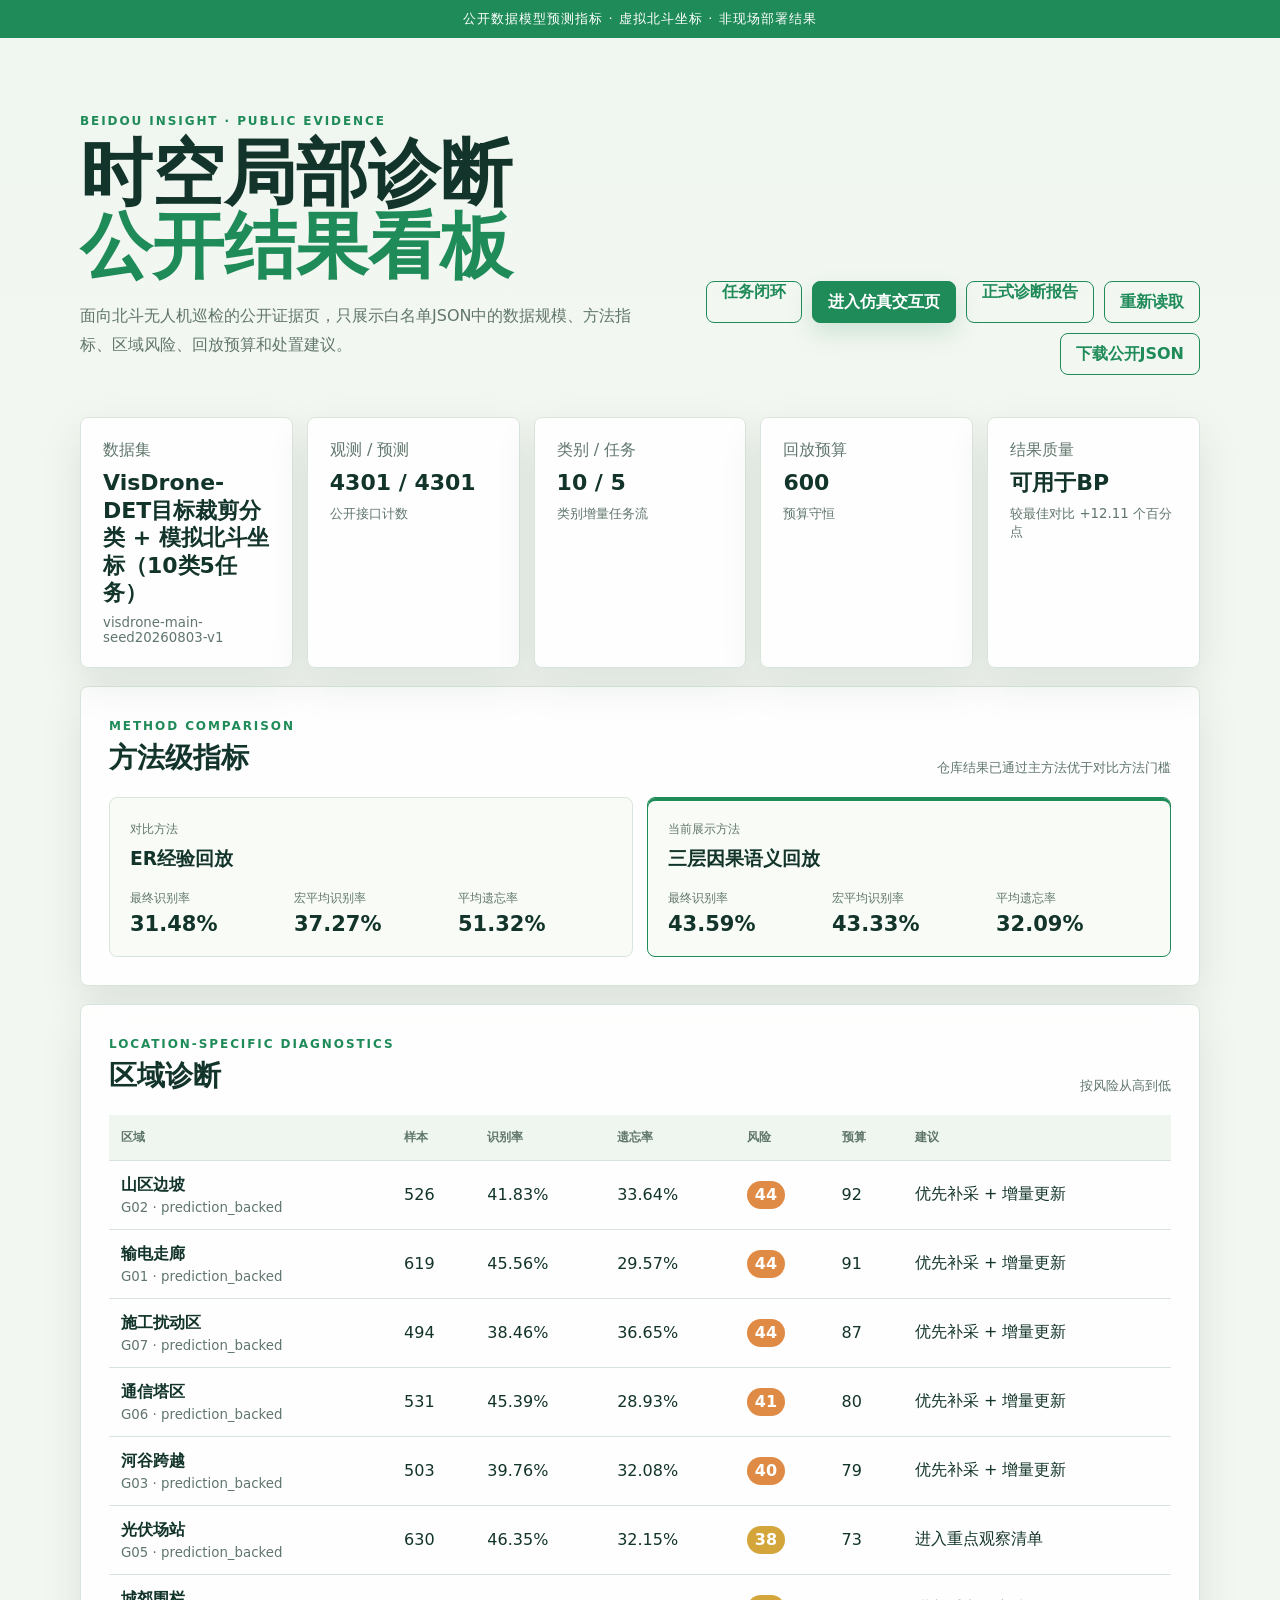
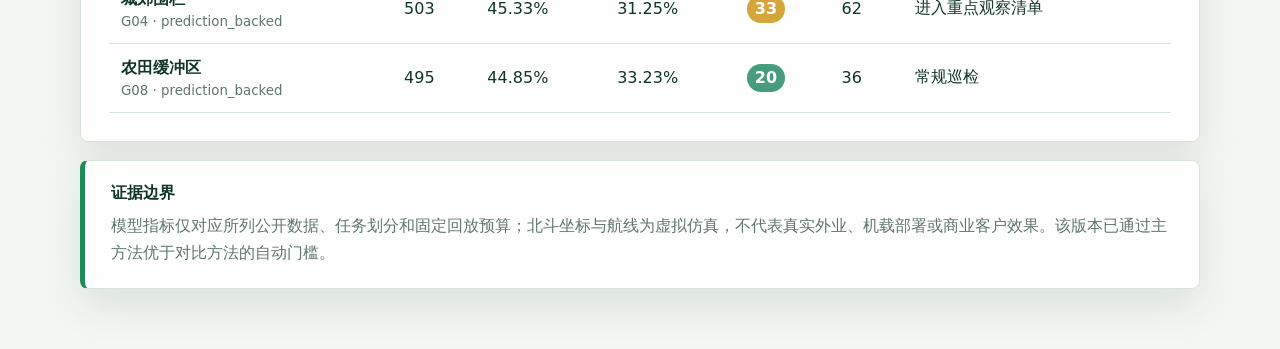
<file: frontend/dashboard.html>
<!doctype html>
<html lang="zh-CN">
  <head>
    <meta charset="utf-8" />
    <meta name="viewport" content="width=device-width, initial-scale=1" />
    <meta name="description" content="北斗智巡公开实验结果看板" />
    <title>北斗智巡｜公开结果看板</title>
    <link rel="icon" href="data:," />
    <link rel="stylesheet" href="./dashboard.css" />
  </head>
  <body>
    <div class="evidence" id="evidence">正在核验公开结果文件…</div>
    <header>
      <div>
        <span class="kicker">BEIDOU INSIGHT · PUBLIC EVIDENCE</span>
        <h1>时空局部诊断<br /><em>公开结果看板</em></h1>
        <p>面向北斗无人机巡检的公开证据页，只展示白名单JSON中的数据规模、方法指标、区域风险、回放预算和处置建议。</p>
      </div>
      <nav class="page-actions" aria-label="页面操作"><a class="button-link" href="../mission.html">任务闭环</a>
        <a class="button-link primary" href="./index.html">进入仿真交互页</a>
        <a class="button-link" href="./report.html">正式诊断报告</a>
        <button id="refreshResult" type="button">重新读取</button>
        <button id="downloadResult" type="button">下载公开JSON</button>
      </nav>
    </header>

    <main>
      <section class="summary-grid" aria-label="数据摘要">
        <article><span>数据集</span><b id="datasetName">—</b><small id="releaseId">—</small></article>
        <article><span>观测 / 预测</span><b id="sampleCounts">—</b><small>公开接口计数</small></article>
        <article><span>类别 / 任务</span><b id="taskCounts">—</b><small>类别增量任务流</small></article>
        <article><span>回放预算</span><b id="budgetTotal">—</b><small id="budgetCheck">等待核验</small></article>
        <article><span>结果质量</span><b id="qualityStatus">—</b><small id="qualityDelta">等待核验</small></article>
      </section>

      <section class="panel">
        <div class="heading"><div><span class="kicker">METHOD COMPARISON</span><h2>方法级指标</h2></div><small id="methodHint">读取仓库公开结果</small></div>
        <div class="methods" id="methods"></div>
      </section>

      <section class="panel">
        <div class="heading"><div><span class="kicker">LOCATION-SPECIFIC DIAGNOSTICS</span><h2>区域诊断</h2></div><small>按风险从高到低</small></div>
        <div class="table-wrap">
          <table>
            <thead><tr><th>区域</th><th>样本</th><th>识别率</th><th>遗忘率</th><th>风险</th><th>预算</th><th>建议</th></tr></thead>
            <tbody id="locations"></tbody>
          </table>
        </div>
      </section>

      <section class="disclosure"><b>证据边界</b><p id="disclosure">—</p></section>
    </main>
    <script type="module" src="./dashboard.js"></script>
  </body>
</html>
</file>
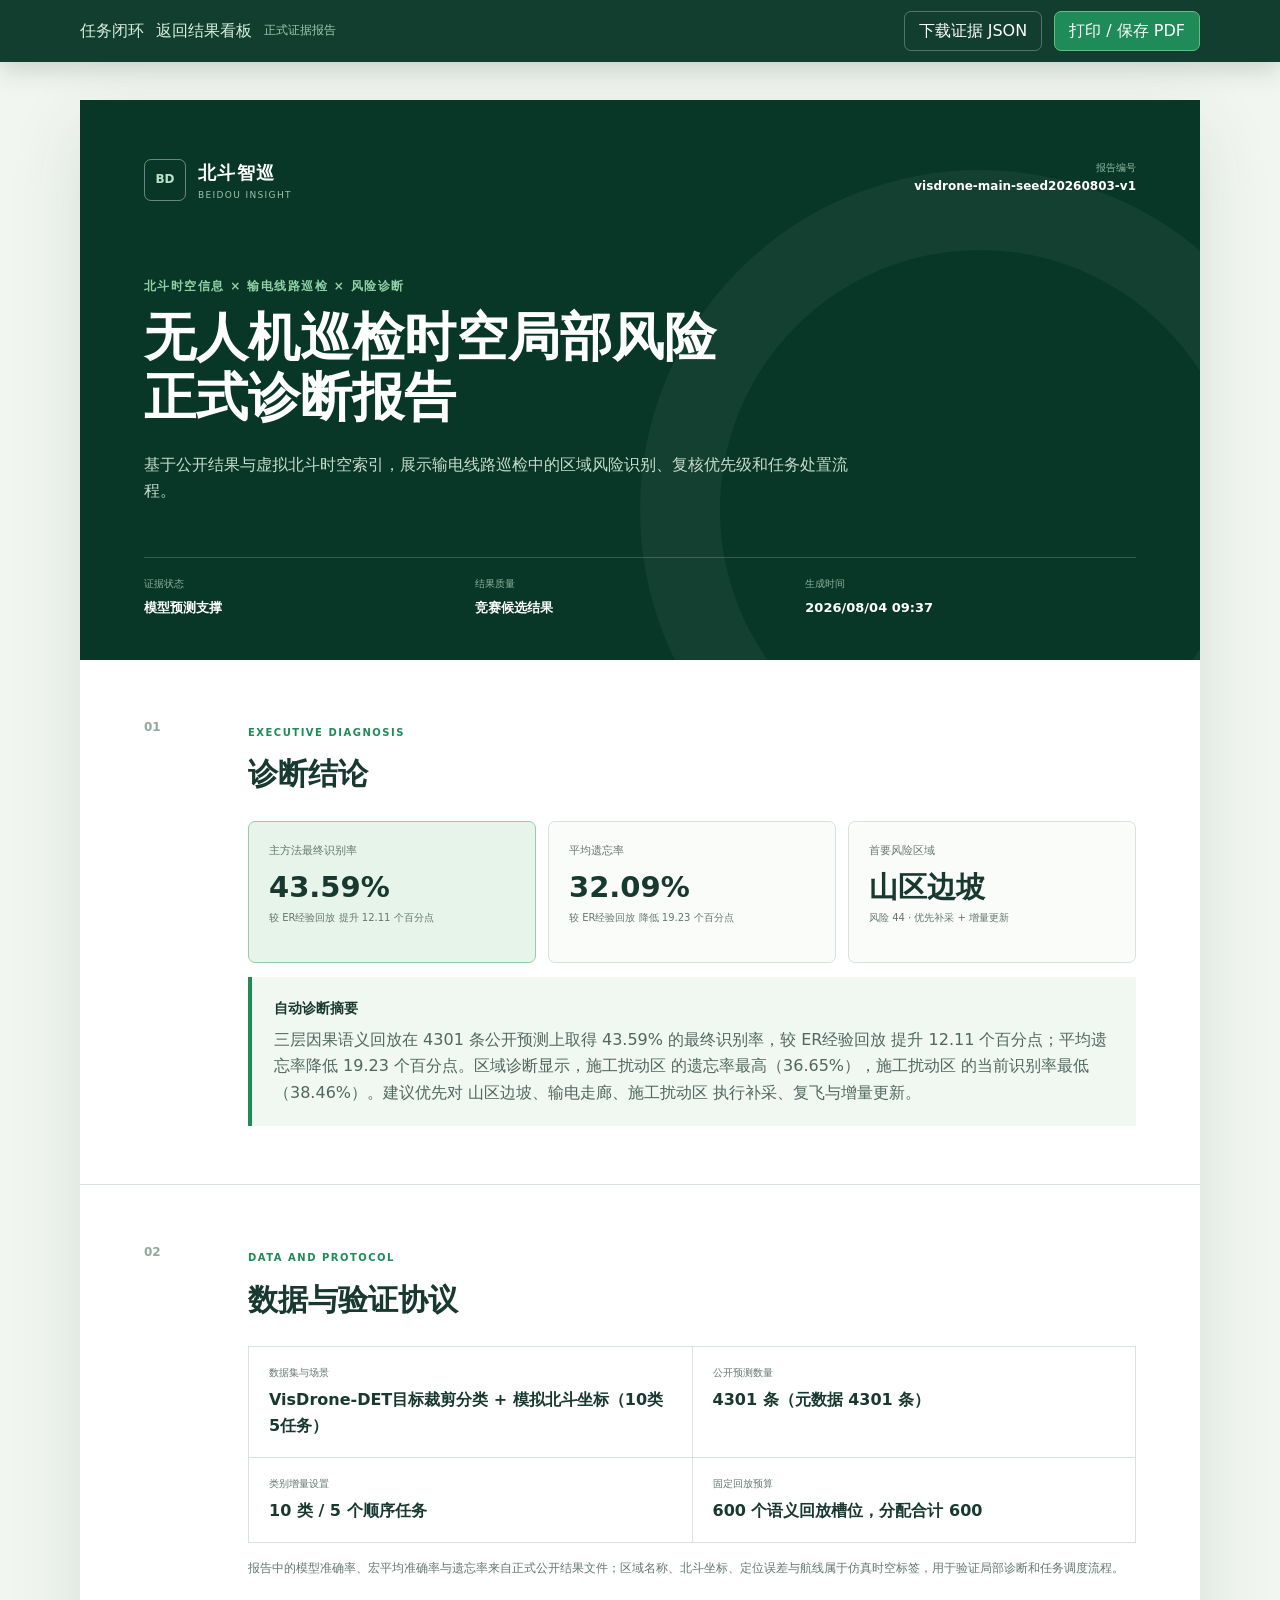
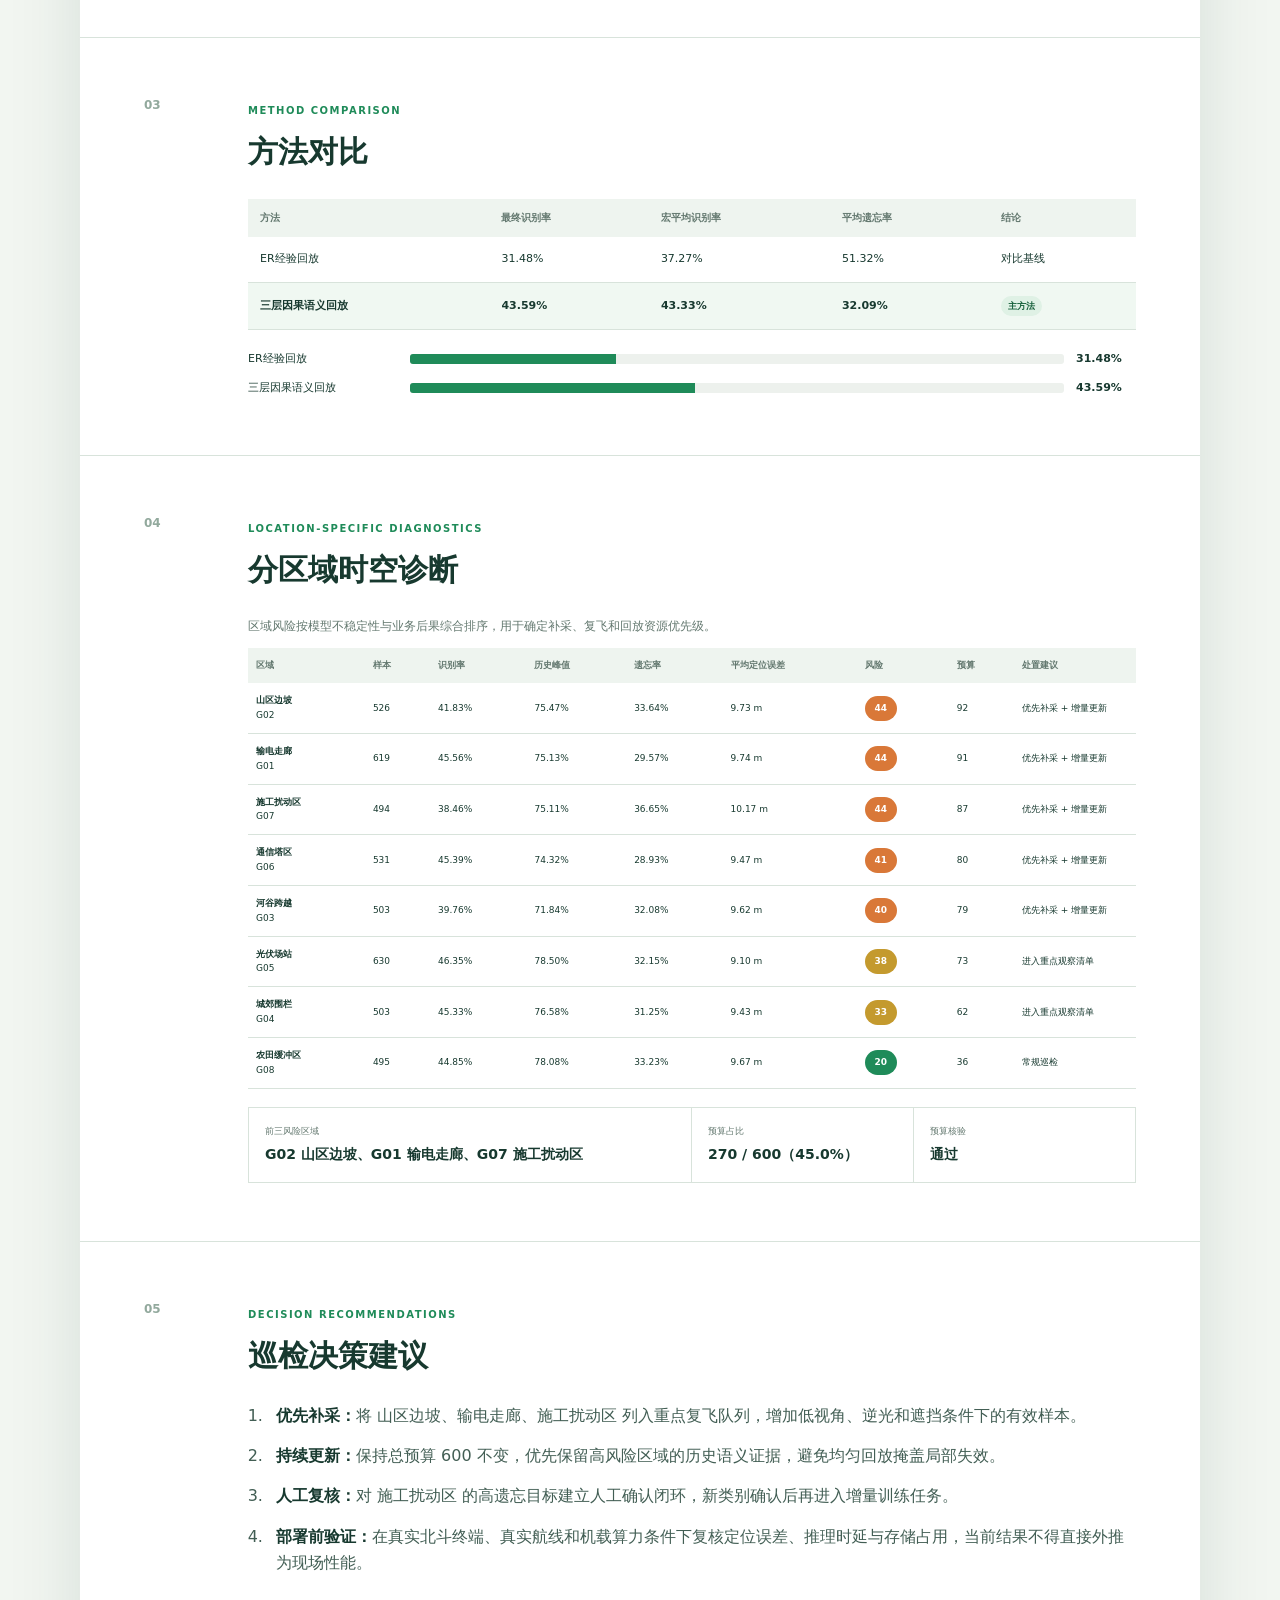
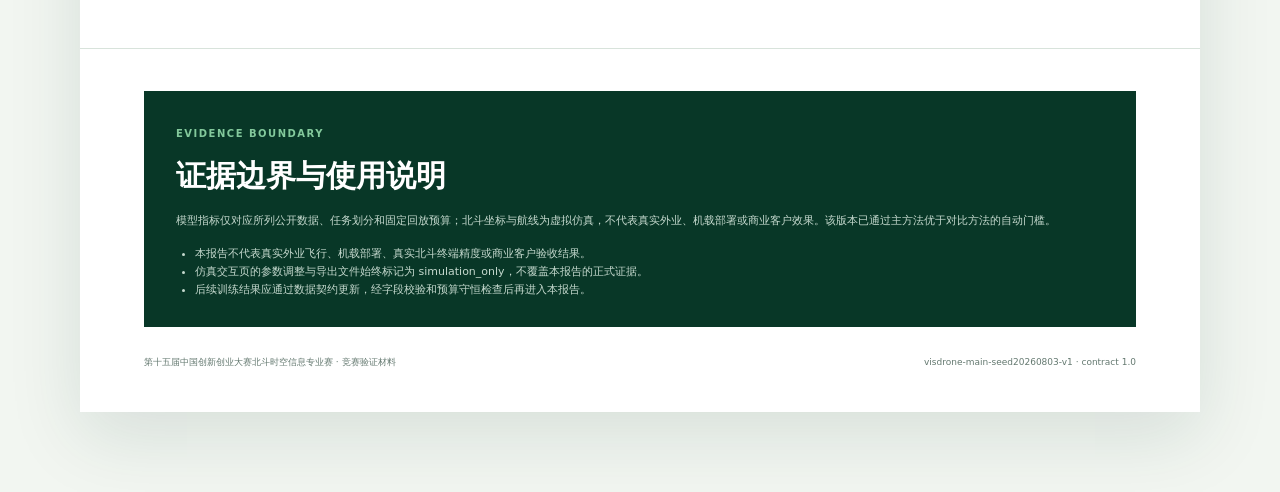
<file: frontend/report.html>
<!doctype html>
<html lang="zh-CN">
  <head>
    <meta charset="utf-8" />
    <meta name="viewport" content="width=device-width, initial-scale=1" />
    <meta name="description" content="北斗智巡输电线路风险诊断报告" />
    <title>北斗智巡｜正式诊断报告</title>
    <link rel="icon" href="data:," />
    <link rel="stylesheet" href="./report.css" />
  </head>
  <body>
    <div class="screen-toolbar" aria-label="报告操作">
      <div>
        <a href="../mission.html">任务闭环</a><a href="./dashboard.html">返回结果看板</a>
        <span>正式证据报告</span>
      </div>
      <div>
        <button id="downloadJson" type="button" disabled>下载证据 JSON</button>
        <button id="printReport" class="primary" type="button" disabled>打印 / 保存 PDF</button>
      </div>
    </div>

    <main class="report-shell" id="reportRoot" aria-busy="true">
      <header class="report-header">
        <div class="brand-line">
          <span class="brand-mark">BD</span>
          <div><b>北斗智巡</b><small>BEIDOU INSIGHT</small></div>
        </div>
        <div class="report-id"><span>报告编号</span><b id="releaseId">读取中</b></div>
        <p class="overline">北斗时空信息 × 输电线路巡检 × 风险诊断</p>
        <h1>无人机巡检时空局部风险<br />正式诊断报告</h1>
        <p class="lead">基于公开结果与虚拟北斗时空索引，展示输电线路巡检中的区域风险识别、复核优先级和任务处置流程。</p>
        <div class="evidence-strip" id="evidenceStrip">
          <div><span>证据状态</span><b id="evidenceStatus">核验中</b></div>
          <div><span>结果质量</span><b id="qualityStatus">核验中</b></div>
          <div><span>生成时间</span><b id="generatedAt">核验中</b></div>
        </div>
      </header>

      <section class="report-section" id="executiveSection">
        <div class="section-number">01</div>
        <div class="section-content">
          <span class="kicker">EXECUTIVE DIAGNOSIS</span>
          <h2>诊断结论</h2>
          <div class="finding-grid">
            <article class="finding primary-finding">
              <span>主方法最终识别率</span><strong id="primaryAccuracy">-</strong><small id="accuracyComparison">-</small>
            </article>
            <article class="finding">
              <span>平均遗忘率</span><strong id="primaryForgetting">-</strong><small id="forgettingComparison">-</small>
            </article>
            <article class="finding">
              <span>首要风险区域</span><strong id="topRiskName">-</strong><small id="topRiskDetail">-</small>
            </article>
          </div>
          <div class="diagnosis-box">
            <h3>自动诊断摘要</h3>
            <p id="diagnosisSummary">正在依据正式结果文件生成诊断。</p>
          </div>
        </div>
      </section>

      <section class="report-section">
        <div class="section-number">02</div>
        <div class="section-content">
          <span class="kicker">DATA AND PROTOCOL</span>
          <h2>数据与验证协议</h2>
          <dl class="protocol-grid">
            <div><dt>数据集与场景</dt><dd id="datasetName">-</dd></div>
            <div><dt>公开预测数量</dt><dd id="predictionCount">-</dd></div>
            <div><dt>类别增量设置</dt><dd id="taskProtocol">-</dd></div>
            <div><dt>固定回放预算</dt><dd id="budgetProtocol">-</dd></div>
          </dl>
          <p class="method-note">报告中的模型准确率、宏平均准确率与遗忘率来自正式公开结果文件；区域名称、北斗坐标、定位误差与航线属于仿真时空标签，用于验证局部诊断和任务调度流程。</p>
        </div>
      </section>

      <section class="report-section">
        <div class="section-number">03</div>
        <div class="section-content">
          <span class="kicker">METHOD COMPARISON</span>
          <h2>方法对比</h2>
          <div class="comparison-table-wrap">
            <table class="comparison-table">
              <thead><tr><th>方法</th><th>最终识别率</th><th>宏平均识别率</th><th>平均遗忘率</th><th>结论</th></tr></thead>
              <tbody id="methodRows"></tbody>
            </table>
          </div>
          <div class="metric-bars" id="metricBars"></div>
        </div>
      </section>

      <section class="report-section page-break-before">
        <div class="section-number">04</div>
        <div class="section-content">
          <span class="kicker">LOCATION-SPECIFIC DIAGNOSTICS</span>
          <h2>分区域时空诊断</h2>
          <p class="section-intro">区域风险按模型不稳定性与业务后果综合排序，用于确定补采、复飞和回放资源优先级。</p>
          <div class="regional-table-wrap">
            <table class="regional-table">
              <thead>
                <tr><th>区域</th><th>样本</th><th>识别率</th><th>历史峰值</th><th>遗忘率</th><th>平均定位误差</th><th>风险</th><th>预算</th><th>处置建议</th></tr>
              </thead>
              <tbody id="locationRows"></tbody>
            </table>
          </div>
          <div class="priority-callout">
            <div><span>前三风险区域</span><b id="priorityRegions">-</b></div>
            <div><span>预算占比</span><b id="priorityBudgetShare">-</b></div>
            <div><span>预算核验</span><b id="budgetConservation">-</b></div>
          </div>
        </div>
      </section>

      <section class="report-section">
        <div class="section-number">05</div>
        <div class="section-content">
          <span class="kicker">DECISION RECOMMENDATIONS</span>
          <h2>巡检决策建议</h2>
          <ol class="recommendations" id="recommendations"></ol>
        </div>
      </section>

      <section class="evidence-boundary">
        <div>
          <span class="kicker">EVIDENCE BOUNDARY</span>
          <h2>证据边界与使用说明</h2>
        </div>
        <p id="disclosure">-</p>
        <ul>
          <li>本报告不代表真实外业飞行、机载部署、真实北斗终端精度或商业客户验收结果。</li>
          <li>仿真交互页的参数调整与导出文件始终标记为 simulation_only，不覆盖本报告的正式证据。</li>
          <li>后续训练结果应通过数据契约更新，经字段校验和预算守恒检查后再进入本报告。</li>
        </ul>
      </section>

      <footer class="report-footer">
        <span>第十五届中国创新创业大赛北斗时空信息专业赛 · 竞赛验证材料</span>
        <span id="footerRelease">-</span>
      </footer>

      <div class="report-error" id="reportError" hidden>
        <h2>正式结果读取失败</h2><p id="errorMessage"></p>
      </div>
    </main>
    <script type="module" src="./report.js"></script>
  </body>
</html>
</file>
<file: frontend/styles.css>
:root {
  --ink: #12342a;
  --muted: #5e746b;
  --paper: #f3f7f1;
  --card: #ffffff;
  --navy: #083727;
  --navy-2: #0e563b;
  --cyan: #2fa36f;
  --cyan-soft: #ddf1e6;
  --amber: #53ad48;
  --amber-soft: #e7f6df;
  --red: #d85f4a;
  --green: #1f8b59;
  --line: #d9e5dc;
  --shadow: 0 16px 42px rgba(18, 52, 42, 0.1);
  --radius: 8px;
}

* { box-sizing: border-box; }
html { scroll-behavior: smooth; }
body {
  margin: 0;
  background: linear-gradient(180deg, #eef6ef 0, var(--paper) 360px);
  color: var(--ink);
  font-family: Inter, "PingFang SC", "Microsoft YaHei", system-ui, sans-serif;
  line-height: 1.55;
}
button, input { font: inherit; }
button, a { -webkit-tap-highlight-color: transparent; }
a { color: inherit; text-decoration: none; }

.prototype-ribbon {
  display: flex;
  align-items: center;
  justify-content: center;
  gap: 8px;
  min-height: 32px;
  padding: 6px 18px;
  background: #e3f4e8;
  border-bottom: 1px solid rgba(47, 163, 111, 0.24);
  color: #1b6843;
  font-size: 12px;
  font-weight: 700;
  letter-spacing: 0.08em;
}
.prototype-ribbon a { color: #0b5638; text-decoration: underline; text-underline-offset: 3px; }
.prototype-ribbon[data-status="prediction_backed"] { background: #d6f0df; color: #0b5638; }
.prototype-ribbon[data-status="position_only"] { background: #eef5dd; color: #526b18; }
.pulse-dot, .live-dot {
  width: 8px; height: 8px; border-radius: 50%; background: var(--green);
  box-shadow: 0 0 0 5px rgba(31, 139, 89, 0.14);
}

.site-header {
  position: sticky;
  top: 0;
  z-index: 30;
  display: flex;
  align-items: center;
  justify-content: space-between;
  gap: 28px;
  min-height: 76px;
  padding: 0 clamp(24px, 5vw, 76px);
  background: rgba(245, 246, 241, 0.9);
  border-bottom: 1px solid rgba(16, 43, 50, 0.09);
  backdrop-filter: blur(18px);
}
.brand { display: inline-flex; align-items: center; gap: 12px; }
.brand-mark {
  display: grid; place-items: center; width: 42px; height: 42px;
  border-radius: 8px; background: var(--navy); color: #fff;
  box-shadow: 0 10px 24px rgba(8, 55, 39, 0.18);
}
.brand-mark svg { width: 25px; fill: none; stroke: currentColor; stroke-width: 2; }
.brand strong { display: block; font-size: 19px; letter-spacing: 0.08em; }
.brand small { display: block; color: var(--muted); font-size: 9px; letter-spacing: 0.18em; }
nav { display: flex; gap: 30px; color: #496268; font-size: 14px; font-weight: 650; }
nav a { position: relative; padding: 26px 0; }
nav a::after { content: ""; position: absolute; left: 50%; right: 50%; bottom: 18px; height: 2px; background: var(--green); transition: .22s; }
nav a:hover::after { left: 0; right: 0; }

.button {
  display: inline-flex; align-items: center; justify-content: center;
  min-height: 44px; padding: 0 20px; border: 1px solid transparent;
  border-radius: 8px; cursor: pointer; font-weight: 750; transition: transform .18s, box-shadow .18s, background .18s;
}
.button:hover { transform: translateY(-1px); }
.button-primary { background: var(--green); color: #fff; box-shadow: 0 10px 24px rgba(31, 139, 89, 0.22); }
.button-primary:hover { background: #257f55; box-shadow: 0 13px 30px rgba(31, 139, 89, 0.28); }
.button-ghost { border-color: rgba(255,255,255,.28); background: rgba(255,255,255,.08); color: white; }

main { overflow: hidden; }
.hero {
  min-height: 650px;
  padding: 88px clamp(24px, 6vw, 96px) 80px;
  display: grid;
  grid-template-columns: minmax(0, 1.25fr) minmax(360px, .75fr);
  align-items: center;
  gap: clamp(44px, 7vw, 104px);
  background:
    linear-gradient(90deg, rgba(8,55,39,.98) 0%, rgba(8,55,39,.94) 54%, rgba(14,86,59,.84) 100%),
    repeating-linear-gradient(90deg, transparent 0 79px, rgba(255,255,255,.04) 80px),
    var(--navy);
  color: white;
  position: relative;
}
.hero::before, .hero::after { content: none; }
.hero-copy { max-width: 780px; position: relative; z-index: 2; }
.eyebrow { display: inline-flex; padding: 7px 11px; border: 1px solid rgba(255,255,255,.16); border-radius: 8px; color: #9be0bd; font-size: 12px; letter-spacing: .08em; background: rgba(255,255,255,.04); }
.hero h1 { margin: 24px 0 22px; font-size: clamp(46px, 6vw, 78px); line-height: 1.06; letter-spacing: -.045em; }
.hero h1 em { color: #aee28e; font-style: normal; }
.hero-copy > p { max-width: 680px; color: #c6d6d6; font-size: 17px; line-height: 1.9; }
.hero-copy > p strong { color: white; }
.hero-actions { display: flex; gap: 12px; margin-top: 34px; }
.system-proof { margin-top: 54px; padding-top: 24px; border-top: 1px solid rgba(255,255,255,.13); display: flex; gap: 30px; align-items: center; color: #92a9aa; font-size: 12px; }
.system-proof ul { display: flex; gap: 10px; list-style: none; padding: 0; margin: 0; flex-wrap: wrap; }
.system-proof li { color: #d6e2e1; padding: 6px 10px; border-radius: 999px; background: rgba(255,255,255,.07); }

.control-deck {
  position: relative; z-index: 2; padding: 28px; border: 1px solid rgba(255,255,255,.16); border-radius: 8px;
  background: linear-gradient(145deg, rgba(255,255,255,.12), rgba(255,255,255,.055));
  box-shadow: 0 30px 70px rgba(0,0,0,.22); backdrop-filter: blur(18px);
}
.deck-header { display: flex; justify-content: space-between; gap: 20px; align-items: flex-start; margin-bottom: 30px; }
.section-kicker { display: block; color: var(--cyan); font-size: 10px; font-weight: 850; letter-spacing: .18em; }
.deck-header h2 { margin: 6px 0 0; font-size: 22px; }
.status-chip { display: inline-flex; align-items: center; gap: 7px; padding: 7px 10px; border-radius: 999px; background: rgba(66,167,104,.2); color: #9ee1b7; font-size: 11px; white-space: nowrap; }
.status-chip i { width: 7px; height: 7px; border-radius: 50%; background: #69d6b4; }
.range-control { display: block; margin: 24px 0; }
.range-control > span { display: flex; justify-content: space-between; align-items: center; margin-bottom: 10px; }
.range-control b { font-size: 13px; }
.range-control output { color: #b4e88c; font-size: 13px; font-weight: 800; }
.range-control small { display: block; color: #93aaab; font-size: 10px; margin-top: 6px; }
input[type="range"] { width: 100%; accent-color: var(--green); cursor: pointer; }
input[type="range"]:disabled { cursor: not-allowed; opacity: .5; }
.preset-group { border: 0; padding: 0; margin: 28px 0; }
.preset-group legend { margin-bottom: 10px; color: #93aaab; font-size: 11px; }
.preset-group button { padding: 7px 12px; border: 1px solid rgba(255,255,255,.15); border-radius: 8px; background: transparent; color: #bcd0d0; font-size: 11px; cursor: pointer; margin-right: 6px; }
.preset-group button.active { border-color: rgba(116,202,95,.7); background: rgba(85,173,72,.18); color: #c7f5a6; }
.data-contract { padding-top: 20px; border-top: 1px solid rgba(255,255,255,.11); }
.data-contract > span { color: #93aaab; font-size: 11px; }
.data-contract div { display: flex; flex-wrap: wrap; gap: 6px; margin-top: 10px; }
.data-contract code { padding: 4px 7px; border-radius: 6px; background: rgba(0,0,0,.18); color: #acdfe0; font-size: 9px; }
.simulation-note { display: block; margin-top: 12px; color: #b8cdca; font-size: 10px; line-height: 1.6; }

.metric-grid { display: grid; grid-template-columns: repeat(4, 1fr); gap: 16px; padding: 0 clamp(24px, 6vw, 96px); margin-top: -38px; position: relative; z-index: 5; }
.metric-card { min-height: 156px; padding: 24px; background: var(--card); border: 1px solid rgba(18,52,42,.08); border-radius: 8px; box-shadow: var(--shadow); }
.metric-card > span { display: block; margin: 14px 0 2px; color: var(--muted); font-size: 12px; }
.metric-card > strong { display: block; font-size: 28px; line-height: 1.25; letter-spacing: -.02em; }
.metric-card > small { color: #8b9c9e; font-size: 10px; }
.metric-icon { display: grid; place-items: center; width: 31px; height: 31px; border-radius: 8px; font-size: 9px; font-weight: 900; }
.metric-icon.cyan { background: var(--cyan-soft); color: #14777f; }
.metric-icon.amber { background: var(--amber-soft); color: #237144; }
.metric-icon.green { background: #dff2e8; color: #27745e; }
.metric-icon.red { background: #f9dfda; color: #a33e2d; }
.alert-card { border-top: 3px solid var(--red); }

.section-block { padding: 100px clamp(24px, 6vw, 96px); }
.section-heading { display: flex; justify-content: space-between; align-items: flex-end; gap: 30px; margin-bottom: 32px; }
.section-heading h2 { margin: 7px 0 8px; font-size: clamp(30px, 4vw, 44px); letter-spacing: -.035em; }
.section-heading p { margin: 0; max-width: 660px; color: var(--muted); font-size: 13px; }
.legend { display: flex; gap: 15px; flex-wrap: wrap; color: var(--muted); font-size: 11px; }
.legend span { display: flex; align-items: center; gap: 6px; }
.legend i { width: 11px; height: 11px; border-radius: 3px; }
.legend .low { background: #dcefe8; }.legend .medium { background: #f5df9d; }.legend .high { background: #eba575; }.legend .critical { background: #d85f4a; }

.map-layout { display: grid; grid-template-columns: minmax(0, 1.65fr) minmax(315px, .65fr); gap: 18px; align-items: stretch; }
.map-card, .region-detail, .table-card, .budget-card { border-radius: var(--radius); background: var(--card); border: 1px solid rgba(16,43,50,.08); box-shadow: 0 12px 45px rgba(16,43,50,.08); }
.map-card { overflow: hidden; }
.map-toolbar, .map-footer { display: flex; justify-content: space-between; gap: 20px; align-items: center; padding: 15px 20px; color: var(--muted); font-size: 10px; }
.map-toolbar { border-bottom: 1px solid var(--line); }
.map-toolbar > div { display: flex; gap: 10px; align-items: center; color: var(--ink); }
.live-dot { width: 7px; height: 7px; background: var(--green); box-shadow: 0 0 0 5px rgba(43,139,111,.12); }
#patrolMap { display: block; width: 100%; height: auto; min-height: 500px; background: #eef1eb; }
.map-footer { border-top: 1px solid var(--line); flex-wrap: wrap; }
.map-footer b { color: var(--ink); margin-right: 5px; }
.map-region { cursor: pointer; transition: opacity .18s, stroke-width .18s; }
.map-region:hover, .map-region.selected { opacity: 1 !important; stroke-width: 4 !important; }
.route-point { cursor: pointer; }

.map-side-panel { display: grid; gap: 18px; align-content: start; min-width: 0; }
.map-playback-actions { display: flex; align-items: center; gap: 12px; }
.map-play-button {
  display: inline-flex;
  align-items: center;
  gap: 7px;
  min-height: 34px;
  padding: 7px 11px;
  border: 1px solid #b9d2c5;
  border-radius: 7px;
  background: #edf7f0;
  color: #115b3b;
  cursor: pointer;
  font-size: 10px;
  font-weight: 800;
}
.map-play-button:hover { border-color: #5ca579; background: #e2f2e6; }
.map-play-button[aria-pressed="true"] { background: var(--navy); color: white; border-color: var(--navy); }
.map-play-button span:first-child { display: inline-grid; place-items: center; width: 12px; }
.playback-strip {
  display: grid;
  grid-template-columns: auto minmax(110px, 1fr) auto;
  align-items: center;
  gap: 12px;
  padding: 12px 20px;
  border-top: 1px solid var(--line);
  background: #f8faf7;
  color: var(--muted);
  font-size: 9px;
}
.playback-strip label { color: var(--ink); font-weight: 800; }
.playback-strip input { width: 100%; accent-color: var(--green); cursor: pointer; }
.playback-strip output { min-width: 58px; text-align: right; color: #256445; font-weight: 800; }

.observation-card {
  min-width: 0;
  padding: 20px;
  border: 1px solid rgba(16,43,50,.08);
  border-radius: var(--radius);
  background: var(--card);
  box-shadow: 0 12px 45px rgba(16,43,50,.08);
}
.observation-heading { display: flex; align-items: flex-start; justify-content: space-between; gap: 12px; margin-bottom: 14px; }
.observation-heading h3 { margin: 3px 0 0; font-size: 20px; }
.evidence-badge { flex: 0 0 auto; padding: 5px 8px; border-radius: 6px; background: #e4f2e8; color: #226b43; font-size: 8px; font-weight: 850; }
.observation-media { position: relative; overflow: hidden; aspect-ratio: 16 / 10; border-radius: 6px; background: #dce4dd; }
.observation-media img { display: block; width: 100%; height: 100%; object-fit: cover; }
.observation-boxes { position: absolute; inset: 0; pointer-events: none; }
.observation-box { position: absolute; border: 2px solid #aef28d; box-shadow: 0 0 0 1px rgba(7,49,58,.45); }
.observation-box b { position: absolute; left: -2px; bottom: 100%; padding: 2px 4px; background: #aef28d; color: #07313a; font-size: 7px; line-height: 1.2; }
.simulation-overlay { position: absolute; left: 8px; bottom: 8px; max-width: calc(100% - 16px); padding: 4px 6px; border-radius: 4px; background: rgba(7,49,58,.86); color: white; font-size: 7px; }
.observation-primary { display: flex; justify-content: space-between; align-items: flex-end; gap: 12px; padding: 14px 0 12px; border-bottom: 1px solid var(--line); }
.observation-primary div { min-width: 0; }
.observation-primary span { display: block; color: var(--cyan); font-size: 9px; font-weight: 850; }
.observation-primary div strong { display: block; overflow-wrap: anywhere; font-size: 18px; }
.observation-primary > strong { flex: 0 0 auto; color: #246b41; font-size: 10px; }
.observation-meta { display: grid; gap: 8px; margin: 13px 0; }
.observation-meta > div { display: grid; grid-template-columns: 88px minmax(0, 1fr); gap: 8px; align-items: start; }
.observation-meta dt { color: var(--muted); font-size: 8px; }
.observation-meta dd { margin: 0; overflow-wrap: anywhere; text-align: right; color: var(--ink); font-size: 9px; font-weight: 700; }
.observation-meta dd.association-ok { color: var(--green); }
.observation-meta dd.association-alert { color: var(--red); }
.observation-source { display: grid; grid-template-columns: 70px minmax(0, 1fr); gap: 8px; padding: 10px 0; border-top: 1px solid var(--line); font-size: 8px; }
.observation-source b { color: var(--muted); }
.observation-source a { overflow-wrap: anywhere; text-align: right; color: #286477; text-decoration: underline; text-underline-offset: 2px; }
.observation-link-note { display: flex; align-items: center; justify-content: space-between; gap: 8px; padding-top: 10px; border-top: 1px dashed #cfdbd3; color: var(--muted); font-size: 8px; }
.observation-link-note code { min-width: 0; overflow-wrap: anywhere; text-align: right; color: #286477; font-size: 8px; }

.region-detail { padding: 25px; }
.detail-top { display: flex; justify-content: space-between; gap: 18px; align-items: center; padding-bottom: 20px; border-bottom: 1px solid var(--line); }
.region-id { color: var(--cyan); font-size: 10px; font-weight: 850; letter-spacing: .16em; }
.detail-top h3 { margin: 4px 0 1px; font-size: 25px; }
.detail-top p { margin: 0; color: var(--muted); font-size: 11px; }
.risk-gauge { --gauge: 0deg; width: 86px; height: 86px; border-radius: 50%; background: conic-gradient(var(--red) var(--gauge), #edf0ec 0); position: relative; display: grid; place-items: center; flex: 0 0 auto; }
.risk-gauge::before { content: ""; position: absolute; inset: 8px; border-radius: inherit; background: white; }
.risk-gauge strong, .risk-gauge small { position: relative; z-index: 1; }
.risk-gauge strong { align-self: end; font-size: 20px; }
.risk-gauge small { align-self: start; margin-top: -2px; color: var(--muted); font-size: 8px; }
.coordinate-readout { padding: 18px 0; }
.coordinate-readout span, .coordinate-readout small { display: block; color: var(--muted); font-size: 9px; }
.coordinate-readout code { display: block; margin: 5px 0; font-size: 12px; color: #245d66; }
.factor-list { display: grid; gap: 10px; }
.factor-list > div { display: grid; grid-template-columns: 82px 1fr 40px; align-items: center; gap: 8px; font-size: 9px; }
.factor-list > div > span { color: var(--muted); }
.factor-list > div > div { height: 6px; border-radius: 999px; background: #edf0ec; overflow: hidden; }
.factor-list i { display: block; width: 0; height: 100%; border-radius: inherit; background: linear-gradient(90deg, #2fa36f, #85c65b); transition: width .3s; }
.factor-list b { text-align: right; font-size: 9px; }
.detail-stats { display: grid; grid-template-columns: 1fr 1fr; gap: 9px; margin: 20px 0; }
.detail-stats > div { padding: 11px; border-radius: 8px; background: #f4f6f2; }
.detail-stats span { display: block; color: var(--muted); font-size: 8px; }
.detail-stats strong { font-size: 15px; }
.action-box { padding: 15px; border-radius: 8px; background: var(--amber-soft); border-left: 4px solid var(--green); }
.action-box > span { color: #246b41; font-size: 9px; }
.action-box strong { display: block; margin: 2px 0; }
.action-box p { margin: 0; color: #7b6b4f; font-size: 9px; }

.formula-chip { display: flex; align-items: center; gap: 9px; padding: 12px 14px; border: 1px solid #cfdad5; border-radius: 8px; background: rgba(255,255,255,.6); color: var(--muted); font-size: 10px; }
.formula-chip b { color: var(--green); }
.diagnostic-layout { display: grid; grid-template-columns: minmax(0, 1.5fr) minmax(300px, .5fr); gap: 18px; }
.table-card { overflow: hidden; }
.table-toolbar { display: flex; justify-content: space-between; padding: 20px 22px; border-bottom: 1px solid var(--line); }
.table-toolbar span { color: var(--muted); font-size: 10px; }
.table-scroll { overflow-x: auto; }
table { width: 100%; border-collapse: collapse; font-size: 11px; white-space: nowrap; }
th { padding: 13px 16px; background: #f0f3ef; color: var(--muted); font-size: 9px; text-align: left; letter-spacing: .04em; }
td { padding: 15px 16px; border-top: 1px solid #edf0ec; }
tbody tr { cursor: pointer; transition: background .15s; }
tbody tr:hover, tbody tr.selected { background: #edf7ed; }
.region-cell strong, .region-cell small { display: block; }
.region-cell small { color: var(--muted); font-size: 8px; }
.risk-pill, .action-pill { display: inline-flex; padding: 4px 7px; border-radius: 999px; font-size: 8px; font-weight: 800; }
.risk-pill { color: white; }
.action-pill.critical { background: #f8dfda; color: #9c3b2b; }
.action-pill.high { background: #fde8d4; color: #9c571c; }
.action-pill.watch { background: #fff2ca; color: #856310; }
.action-pill.monitor { background: #dff2e8; color: #267259; }

.budget-card { padding: 24px; }
.budget-heading { display: flex; justify-content: space-between; align-items: flex-start; }
.budget-heading h3 { margin: 3px 0 0; font-size: 21px; }
.budget-heading > strong { color: var(--green); font-size: 28px; }
.budget-card > p { color: var(--muted); font-size: 9px; }
.budget-bars { display: grid; gap: 10px; margin-top: 23px; }
.budget-row { display: grid; grid-template-columns: 34px 1fr 32px; gap: 8px; align-items: center; font-size: 9px; }
.budget-track { height: 12px; border-radius: 4px; background: #eef1ed; position: relative; overflow: visible; }
.budget-fill { display: block; height: 100%; border-radius: inherit; background: linear-gradient(90deg, #72c467, var(--green)); transition: width .3s; }
.uniform-marker { position: absolute; top: -3px; bottom: -3px; width: 2px; background: #667b7f; }
.budget-summary { margin-top: 24px; padding: 16px; border-radius: 8px; background: var(--navy); color: white; }
.budget-summary span, .budget-summary small { display: block; color: #a8babb; font-size: 9px; }
.budget-summary strong { font-size: 28px; color: #aee28e; }

.reflight-section { background: var(--navy); color: white; }
.section-heading.inverse p { color: #a9bcbd; }
.mission-count { padding: 11px 14px; border: 1px solid rgba(255,255,255,.14); border-radius: 8px; color: #b9cccd; font-size: 11px; }
.mission-count b { color: #aee28e; font-size: 22px; margin-right: 5px; }
.mission-grid { display: grid; grid-template-columns: repeat(3, 1fr); gap: 14px; }
.mission-card { position: relative; padding: 22px; min-height: 200px; border-radius: 8px; border: 1px solid rgba(255,255,255,.13); background: rgba(255,255,255,.065); overflow: hidden; }
.mission-card::after { content: attr(data-rank); position: absolute; right: -4px; top: -25px; color: rgba(255,255,255,.045); font-size: 110px; font-weight: 900; }
.mission-card > span { color: #98dfb6; font-size: 9px; letter-spacing: .14em; }
.mission-card h3 { margin: 8px 0 3px; font-size: 21px; }
.mission-card p { color: #a9bcbd; font-size: 10px; }
.mission-meta { display: flex; gap: 20px; margin: 18px 0; }
.mission-meta span { color: #81999b; font-size: 8px; }
.mission-meta strong { display: block; color: white; font-size: 14px; }
.mission-action { display: inline-flex; padding: 6px 9px; border-radius: 7px; background: rgba(94,177,79,.18); color: #c9f2a7; font-size: 9px; font-weight: 750; }
.loop-strip { display: grid; grid-template-columns: 1fr 30px 1fr 30px 1fr 30px 1fr; align-items: center; gap: 10px; margin-top: 54px; padding-top: 30px; border-top: 1px solid rgba(255,255,255,.11); }
.loop-strip div { display: grid; grid-template-columns: 32px 1fr; align-items: center; }
.loop-strip div span { grid-row: 1 / 3; display: grid; place-items: center; width: 27px; height: 27px; border-radius: 50%; background: rgba(67,172,103,.18); color: #9ee1b7; font-size: 8px; }
.loop-strip b { font-size: 11px; }
.loop-strip small { color: #80999a; font-size: 8px; }
.loop-strip > i { height: 1px; background: linear-gradient(90deg, var(--green), transparent); }

.integrity-note { display: flex; align-items: flex-start; gap: 14px; margin: 40px clamp(24px, 6vw, 96px) 80px; padding: 18px 20px; border: 1px solid #d8dfda; border-radius: 8px; background: #eef1ec; }
.integrity-icon { display: grid; place-items: center; width: 25px; height: 25px; flex: 0 0 auto; border-radius: 50%; background: var(--navy); color: white; font-family: Georgia, serif; font-weight: bold; }
.integrity-note b { font-size: 12px; }
.integrity-note p { margin: 3px 0 0; color: var(--muted); font-size: 10px; }

footer { display: flex; align-items: center; justify-content: space-between; gap: 30px; padding: 32px clamp(24px, 6vw, 96px); border-top: 1px solid var(--line); color: var(--muted); font-size: 9px; }
.footer-brand .brand-mark { width: 28px; height: 28px; box-shadow: none; }
.footer-brand strong { font-size: 13px; }

.toast { position: fixed; right: 28px; bottom: 28px; z-index: 50; max-width: 340px; padding: 13px 16px; border-radius: 8px; background: var(--navy); color: white; box-shadow: var(--shadow); font-size: 11px; opacity: 0; transform: translateY(14px); pointer-events: none; transition: .25s; }
.toast.show { opacity: 1; transform: translateY(0); }

@media (max-width: 1050px) {
  nav { display: none; }
  .hero { grid-template-columns: 1fr; }
  .control-deck { max-width: 720px; }
  .metric-grid { grid-template-columns: repeat(2, 1fr); }
  .map-layout, .diagnostic-layout { grid-template-columns: 1fr; }
  .map-side-panel { grid-template-columns: minmax(0, .85fr) minmax(0, 1.15fr); }
  .map-side-panel .region-detail { display: block; }
  .mission-grid { grid-template-columns: 1fr 1fr; }
}

@media (max-width: 700px) {
  .site-header { padding: 0 18px; min-height: 66px; }
  .site-header > .button { display: none; }
  .hero { padding: 64px 20px 70px; }
  .hero h1 { font-size: 44px; }
  .system-proof { align-items: flex-start; flex-direction: column; gap: 10px; }
  .metric-grid { grid-template-columns: 1fr; margin-top: 18px; padding: 0 18px; }
  .section-block { padding: 74px 18px; }
  .section-heading { align-items: flex-start; flex-direction: column; }
  .map-toolbar { align-items: flex-start; flex-direction: column; }
  .map-playback-actions { width: 100%; justify-content: space-between; }
  #patrolMap { min-height: 0; }
  .playback-strip { grid-template-columns: 1fr auto; }
  .playback-strip label { grid-column: 1 / -1; }
  .map-side-panel { grid-template-columns: 1fr; }
  .observation-card { padding: 16px; }
  .region-detail { display: block; }
  .mission-grid { grid-template-columns: 1fr; }
  .loop-strip { grid-template-columns: 1fr; }
  .loop-strip > i { width: 1px; height: 18px; margin-left: 13px; background: linear-gradient(var(--cyan), transparent); }
  footer { flex-direction: column; align-items: flex-start; padding: 28px 20px; }
}
</file>
<file: mission.css>
:root{--ink:#16332d;--muted:#61736d;--green:#127553;--mint:#e8f3ec;--line:#d9e5df;--paper:#f7faf7;--amber:#bd791c;--red:#b94d42}*{box-sizing:border-box}body{margin:0;background:var(--paper);color:var(--ink);font:16px/1.6 Inter,"Microsoft YaHei",sans-serif}.topbar{height:72px;padding:0 max(24px,calc((100vw - 1180px)/2));display:flex;align-items:center;justify-content:space-between;background:#fff;border-bottom:1px solid var(--line);position:sticky;top:0;z-index:3}.brand{font-weight:800;color:var(--ink);text-decoration:none;font-size:20px}.brand span{font-size:12px;color:var(--muted);font-weight:600;margin-left:10px}.topbar nav{display:flex;gap:24px}.topbar nav a{color:var(--muted);text-decoration:none;font-size:14px}.topbar nav a:hover{color:var(--green)}main{max-width:1180px;margin:auto;padding:60px 24px 90px}.hero{display:grid;grid-template-columns:1.35fr .65fr;gap:56px;align-items:center;padding:30px 0 78px}.eyebrow{color:var(--green);font-size:12px;font-weight:800;letter-spacing:.12em;text-transform:uppercase;margin:0 0 14px}.hero h1{font-size:clamp(42px,6vw,76px);line-height:1.08;letter-spacing:0;margin:0 0 22px}.hero h1 em{font-style:normal;color:var(--green)}.lede{color:var(--muted);font-size:20px;max-width:650px}.hero-tags{display:flex;gap:10px;flex-wrap:wrap;margin-top:28px}.hero-tags span,.status-chip{border:1px solid #b9d9c8;color:var(--green);background:var(--mint);border-radius:999px;padding:5px 11px;font-size:12px}.mission-card{background:var(--ink);color:#fff;padding:28px;border-radius:10px;display:grid;gap:12px;box-shadow:0 18px 45px #16332d1c}.mission-card .label{color:#a9c9bc;font-size:12px;text-transform:uppercase;letter-spacing:.1em}.mission-card strong{font-size:25px}.mission-card small{color:#c5d8d0}.mission-card button{margin-top:15px;border:0;padding:11px 14px;background:#8acb75;color:#123329;font-weight:800;border-radius:6px;cursor:pointer}.workflow-section,.evidence-section{border-top:1px solid var(--line);padding:68px 0}.section-heading h2{font-size:38px;line-height:1.2;margin:0 0 10px}.section-heading p:not(.eyebrow){color:var(--muted);margin:0}.workflow-layout{display:grid;grid-template-columns:.9fr 1.1fr;gap:24px;margin-top:32px}.steps{list-style:none;padding:0;margin:0;display:grid;gap:8px}.step{width:100%;border:1px solid var(--line);background:#fff;padding:14px 16px;text-align:left;display:grid;grid-template-columns:42px 1fr auto;align-items:center;gap:10px;border-radius:6px;cursor:pointer;color:var(--ink)}.step span{font-weight:800;color:#8b9b95}.step b{font-size:15px}.step small{font-size:11px;color:var(--muted)}.step.active{border-color:var(--green);box-shadow:0 0 0 2px #12755318;background:var(--mint)}.step.active span{color:var(--green)}.step-detail{background:#fff;border:1px solid var(--line);padding:34px;min-height:300px;border-radius:8px}.step-number{color:var(--green);font-size:12px;font-weight:800;letter-spacing:.1em}.step-detail h3{font-size:32px;margin:15px 0 10px}.step-detail p{color:var(--muted);max-width:560px}.output{margin-top:28px;padding:18px;background:var(--mint);display:grid;gap:3px}.output span{font-size:12px;color:var(--green);font-weight:800}.status{font-size:13px}.status b{color:var(--amber)}.evidence-grid{display:grid;grid-template-columns:repeat(4,1fr);gap:14px;margin-top:30px}.evidence-grid article{background:#fff;border:1px solid var(--line);padding:20px;border-radius:7px}.evidence-grid h3{margin:18px 0 6px;font-size:18px}.evidence-grid p{color:var(--muted);font-size:14px}.status-chip.simulation_only{background:#fff3da;border-color:#e8c47c;color:#9a6418}.status-chip.public_reference{background:#eef1f0;border-color:#cdd7d3;color:#61736d}.status-chip.to_be_validated{background:#fff0ed;border-color:#e7b2a7;color:#a8493b}footer{padding:25px 24px;text-align:center;color:var(--muted);font-size:13px;border-top:1px solid var(--line)}@media(max-width:800px){.topbar nav{gap:10px}.hero,.workflow-layout{grid-template-columns:1fr}.hero{padding-top:15px}.evidence-grid{grid-template-columns:1fr 1fr}}@media(max-width:520px){.topbar{height:auto;padding:15px 18px;align-items:flex-start;gap:12px}.topbar nav{flex-wrap:wrap;justify-content:flex-end}.hero h1{font-size:44px}.evidence-grid{grid-template-columns:1fr}main{padding-inline:18px}}
</file>
<file: frontend/dashboard.css>
:root {
  color-scheme: light;
  --ink: #12342a;
  --muted: #60766c;
  --paper: #f3f7f1;
  --card: #fff;
  --green: #1f8b59;
  --green-dark: #083727;
  --green-soft: #e3f4e8;
  --line: #d9e5dc;
  --orange: #df8a45;
  --red: #d45e4c;
  --shadow: 0 16px 42px rgba(18, 52, 42, .1);
}
* { box-sizing: border-box; }
body {
  margin: 0;
  background: linear-gradient(180deg, #eef6ef 0, var(--paper) 360px);
  color: var(--ink);
  font-family: "Microsoft YaHei", "PingFang SC", system-ui, sans-serif;
}
.evidence {
  padding: 10px 5vw;
  background: var(--green-dark);
  color: #fff;
  text-align: center;
  font-size: 13px;
  letter-spacing: .08em;
}
.evidence[data-status="prediction_backed"] { background: var(--green); }
.evidence[data-status="position_only"] { background: #5d7f27; }
.evidence[data-status="error"] { background: var(--red); }
header, main { width: min(1120px, 90vw); margin: auto; }
header {
  display: flex;
  justify-content: space-between;
  gap: 30px;
  align-items: end;
  padding: 72px 0 42px;
}
h1 {
  margin: 8px 0 18px;
  font-size: clamp(38px, 6vw, 72px);
  line-height: 1.02;
  letter-spacing: 0;
}
h1 em { color: var(--green); font-style: normal; }
header p { max-width: 720px; color: var(--muted); line-height: 1.8; }
.page-actions { display: flex; flex-wrap: wrap; justify-content: flex-end; gap: 10px; }
.button-link, button {
  min-height: 42px;
  padding: 0 15px;
  border: 1px solid var(--green);
  border-radius: 8px;
  background: transparent;
  color: var(--green);
  font: inherit;
  font-weight: 700;
  text-decoration: none;
  cursor: pointer;
}
.button-link.primary {
  display: inline-flex;
  align-items: center;
  background: var(--green);
  color: #fff;
  box-shadow: 0 10px 24px rgba(31, 139, 89, .18);
}
button:disabled { cursor: not-allowed; opacity: .55; }
.kicker { color: var(--green); font-size: 12px; font-weight: 800; letter-spacing: .16em; }
.summary-grid { display: grid; grid-template-columns: repeat(auto-fit, minmax(190px, 1fr)); gap: 14px; }
.summary-grid article, .panel, .disclosure {
  background: rgba(255,255,255,.92);
  border: 1px solid var(--line);
  border-radius: 8px;
  box-shadow: var(--shadow);
}
.summary-grid article { padding: 22px; display: flex; flex-direction: column; gap: 8px; }
.summary-grid span, .summary-grid small, .heading small { color: var(--muted); }
.summary-grid b { font-size: 22px; line-height: 1.25; }
.panel { margin-top: 18px; padding: 28px; }
.heading { display: flex; align-items: end; justify-content: space-between; gap: 20px; margin-bottom: 20px; }
.heading h2 { margin: 5px 0 0; font-size: 28px; }
.methods { display: grid; grid-template-columns: repeat(auto-fit, minmax(240px, 1fr)); gap: 14px; }
.method-card { padding: 20px; border: 1px solid var(--line); border-radius: 8px; background: #f8fbf6; }
.method-card.primary { border-color: var(--green); box-shadow: inset 0 3px var(--green); }
.method-card > span { color: var(--muted); font-size: 12px; }
.method-card h3 { margin: 8px 0 18px; }
.method-card div { display: grid; grid-template-columns: repeat(auto-fit, minmax(130px, 1fr)); gap: 10px; }
.method-card p { margin: 0; color: var(--muted); font-size: 12px; }
.method-card p b { display: block; margin-top: 5px; color: var(--ink); font-size: 21px; }
.table-wrap { overflow: auto; }
table { width: 100%; border-collapse: collapse; min-width: 780px; }
th, td { padding: 14px 12px; text-align: left; border-bottom: 1px solid var(--line); }
th { color: var(--muted); font-size: 12px; background: #eef6ef; }
td small { display: block; color: var(--muted); margin-top: 4px; }
.risk {
  display: inline-grid;
  place-items: center;
  min-width: 38px;
  height: 28px;
  border-radius: 999px;
  color: #fff;
  font-weight: 800;
}
.risk.unknown { background: #89999a; }
.risk.normal { background: #469c7c; }
.risk.watch { background: #d3a53b; }
.risk.high { background: var(--orange); }
.risk.critical { background: var(--red); }
.disclosure { margin: 18px 0 60px; padding: 22px 26px; border-left: 5px solid var(--green); }
.disclosure p { margin: 8px 0 0; color: var(--muted); line-height: 1.7; }
@media (max-width: 800px) {
  header { align-items: start; flex-direction: column; }
  .page-actions { justify-content: flex-start; }
  .summary-grid { grid-template-columns: 1fr 1fr; }
}
@media (max-width: 520px) {
  .summary-grid { grid-template-columns: 1fr; }
  .panel { padding: 20px 14px; }
  .button-link, button { width: 100%; justify-content: center; }
}
</file>
<file: frontend/report.css>
:root {
  color-scheme: light;
  --ink: #17392f;
  --muted: #63786f;
  --green: #1f8b59;
  --green-dark: #083727;
  --green-soft: #e7f4ea;
  --paper: #f2f6f1;
  --white: #fff;
  --line: #d8e3db;
  --orange: #d97838;
  --red: #c95045;
}
* { box-sizing: border-box; }
html { background: var(--paper); }
body { margin: 0; color: var(--ink); background: var(--paper); font-family: "Microsoft YaHei", "PingFang SC", system-ui, sans-serif; line-height: 1.65; }
button, a { font: inherit; }
.screen-toolbar { position: sticky; top: 0; z-index: 10; display: flex; align-items: center; justify-content: space-between; gap: 20px; min-height: 62px; padding: 10px max(24px, calc((100vw - 1120px) / 2)); background: rgba(8, 55, 39, .96); color: #fff; box-shadow: 0 8px 26px rgba(8, 55, 39, .18); }
.screen-toolbar > div { display: flex; align-items: center; gap: 12px; }
.screen-toolbar a { color: #d9eee2; text-decoration: none; }
.screen-toolbar span { color: #9cc9ae; font-size: 12px; }
.screen-toolbar button { min-height: 40px; padding: 0 14px; border: 1px solid rgba(255,255,255,.28); border-radius: 7px; background: transparent; color: #fff; cursor: pointer; }
.screen-toolbar button.primary { border-color: #65bd82; background: var(--green); }
.screen-toolbar button:disabled { opacity: .45; cursor: not-allowed; }
.report-shell { width: min(1120px, calc(100% - 40px)); margin: 38px auto 80px; background: var(--white); box-shadow: 0 24px 70px rgba(19, 57, 47, .12); }
.report-header { position: relative; min-height: 560px; padding: 58px 64px; color: #fff; background: var(--green-dark); overflow: hidden; }
.report-header::after { content: ""; position: absolute; right: -120px; bottom: -190px; width: 520px; height: 520px; border: 80px solid rgba(255,255,255,.045); border-radius: 50%; }
.brand-line { display: flex; align-items: center; gap: 12px; }
.brand-mark { display: grid; place-items: center; width: 42px; height: 42px; border: 1px solid rgba(255,255,255,.4); border-radius: 7px; color: #bce2c8; font-size: 12px; font-weight: 900; }
.brand-line b, .brand-line small { display: block; }
.brand-line b { font-size: 18px; letter-spacing: .08em; }
.brand-line small { color: #9fc0b0; font-size: 9px; letter-spacing: .15em; }
.report-id { position: absolute; top: 60px; right: 64px; text-align: right; }
.report-id span, .report-id b { display: block; }
.report-id span { color: #90b6a3; font-size: 10px; }
.report-id b { max-width: 310px; overflow-wrap: anywhere; font-size: 12px; }
.overline { margin: 74px 0 12px; color: #8fd1a4; font-size: 12px; font-weight: 800; letter-spacing: .12em; }
.report-header h1 { margin: 0; max-width: 760px; font-size: 52px; line-height: 1.15; letter-spacing: 0; }
.lead { max-width: 720px; margin: 24px 0 0; color: #c7dbd0; font-size: 16px; }
.evidence-strip { position: absolute; left: 64px; right: 64px; bottom: 42px; z-index: 1; display: grid; grid-template-columns: repeat(3, 1fr); border-top: 1px solid rgba(255,255,255,.18); }
.evidence-strip div { padding: 18px 22px 0 0; }
.evidence-strip span, .evidence-strip b { display: block; }
.evidence-strip span { color: #8fb09f; font-size: 10px; }
.evidence-strip b { margin-top: 4px; font-size: 13px; }
.report-section { display: grid; grid-template-columns: 76px 1fr; gap: 28px; padding: 58px 64px; border-bottom: 1px solid var(--line); }
.section-content { min-width: 0; }
.section-number { color: #92a99d; font-size: 12px; font-weight: 900; }
.kicker { color: var(--green); font-size: 10px; font-weight: 900; letter-spacing: .15em; }
.section-content h2, .evidence-boundary h2 { margin: 5px 0 22px; font-size: 30px; letter-spacing: 0; }
.finding-grid { display: grid; grid-template-columns: repeat(3, 1fr); gap: 12px; }
.finding { min-height: 142px; padding: 20px; border: 1px solid var(--line); border-radius: 7px; background: #fafcf9; }
.finding.primary-finding { border-color: #9bc9aa; background: var(--green-soft); }
.finding span, .finding small, .finding strong { display: block; }
.finding span { color: var(--muted); font-size: 11px; }
.finding strong { margin: 10px 0 5px; font-size: 29px; line-height: 1.2; }
.finding small { color: var(--muted); font-size: 10px; }
.diagnosis-box { margin-top: 14px; padding: 20px 22px; border-left: 4px solid var(--green); background: #f1f7f1; }
.diagnosis-box h3 { margin: 0 0 7px; font-size: 14px; }
.diagnosis-box p { margin: 0; color: #4f6860; }
.protocol-grid { display: grid; grid-template-columns: 1fr 1fr; gap: 1px; margin: 0; border: 1px solid var(--line); background: var(--line); }
.protocol-grid div { padding: 18px 20px; background: #fff; }
.protocol-grid dt { color: var(--muted); font-size: 10px; }
.protocol-grid dd { margin: 5px 0 0; font-weight: 700; }
.method-note, .section-intro { color: var(--muted); font-size: 12px; }
.method-note { margin: 16px 0 0; }
.comparison-table-wrap, .regional-table-wrap { overflow-x: auto; }
table { width: 100%; border-collapse: collapse; }
th { padding: 11px 12px; color: var(--muted); background: #eef4ef; font-size: 10px; text-align: left; }
td { padding: 13px 12px; border-bottom: 1px solid var(--line); font-size: 11px; }
tr.primary-row td { background: #f0f8f2; font-weight: 700; }
.status-tag { display: inline-flex; padding: 3px 7px; border-radius: 999px; color: #17613c; background: #dff1e5; font-size: 9px; }
.metric-bars { display: grid; gap: 10px; margin-top: 20px; }
.metric-bar { display: grid; grid-template-columns: 150px 1fr 60px; align-items: center; gap: 12px; font-size: 11px; }
.metric-track { height: 10px; border-radius: 3px; background: #edf1ed; overflow: hidden; }
.metric-fill { height: 100%; background: var(--green); }
.regional-table { min-width: 960px; }
.regional-table th, .regional-table td { padding: 10px 8px; font-size: 9px; }
.risk-score { display: inline-grid; place-items: center; min-width: 32px; height: 25px; border-radius: 999px; color: #fff; font-weight: 800; }
.risk-high { background: var(--orange); }
.risk-watch { background: #c49a2e; }
.risk-normal { background: var(--green); }
.priority-callout { display: grid; grid-template-columns: 2fr 1fr 1fr; margin-top: 18px; border: 1px solid var(--line); }
.priority-callout div { padding: 16px; border-right: 1px solid var(--line); }
.priority-callout div:last-child { border-right: 0; }
.priority-callout span, .priority-callout b { display: block; }
.priority-callout span { color: var(--muted); font-size: 9px; }
.priority-callout b { margin-top: 4px; font-size: 14px; }
.recommendations { margin: 0; padding-left: 20px; }
.recommendations li { margin: 0 0 14px; padding-left: 8px; color: #425e54; }
.recommendations b { color: var(--ink); }
.evidence-boundary { margin: 42px 64px 0; padding: 28px 32px; color: #fff; background: var(--green-dark); }
.evidence-boundary .kicker { color: #83c99c; }
.evidence-boundary h2 { margin-bottom: 12px; }
.evidence-boundary p, .evidence-boundary li { color: #c5d9ce; font-size: 11px; }
.evidence-boundary ul { margin: 14px 0 0; padding-left: 19px; }
.report-footer { display: flex; justify-content: space-between; gap: 20px; padding: 28px 64px 42px; color: var(--muted); font-size: 9px; }
.report-error { margin: 40px 64px; padding: 24px; border: 1px solid #edc5c0; background: #fff1ef; color: #8b302a; }
@media (max-width: 760px) {
  .screen-toolbar, .screen-toolbar > div { align-items: stretch; flex-direction: column; }
  .screen-toolbar { position: static; padding: 14px 18px; }
  .screen-toolbar > div { flex-direction: row; flex-wrap: wrap; }
  .report-shell { width: 100%; margin: 0; box-shadow: none; }
  .report-header { min-height: 650px; padding: 38px 24px; }
  .report-id { position: static; margin-top: 24px; text-align: left; }
  .overline { margin-top: 52px; }
  .report-header h1 { font-size: 38px; }
  .evidence-strip { left: 24px; right: 24px; bottom: 28px; grid-template-columns: 1fr; }
  .evidence-strip div { padding-top: 10px; }
  .report-section { grid-template-columns: 1fr; padding: 42px 24px; }
  .finding-grid, .protocol-grid, .priority-callout { grid-template-columns: 1fr; }
  .priority-callout div { border-right: 0; border-bottom: 1px solid var(--line); }
  .metric-bar { grid-template-columns: 100px 1fr 52px; }
  .evidence-boundary { margin: 24px; }
  .report-footer { flex-direction: column; padding: 22px 24px 36px; }
}
@media print {
  @page { size: A4; margin: 12mm; }
  html, body { background: #fff; print-color-adjust: exact; -webkit-print-color-adjust: exact; }
  .screen-toolbar { display: none; }
  .report-shell { width: 100%; margin: 0; box-shadow: none; }
  .report-header { min-height: 255mm; padding: 18mm 15mm; break-after: page; }
  .report-header h1 { font-size: 34pt; }
  .report-section { grid-template-columns: 14mm 1fr; gap: 5mm; padding: 12mm 8mm; break-inside: avoid; }
  .page-break-before { break-before: page; }
  .finding { min-height: 30mm; padding: 4mm; }
  .section-content h2, .evidence-boundary h2 { font-size: 20pt; }
  .regional-table { min-width: 0; table-layout: fixed; }
  .regional-table th, .regional-table td { padding: 2.2mm 1.2mm; font-size: 6.8pt; overflow-wrap: anywhere; }
  .evidence-boundary { margin: 8mm; break-inside: avoid; }
  .report-footer { padding: 6mm 8mm 0; }
}
</file>
